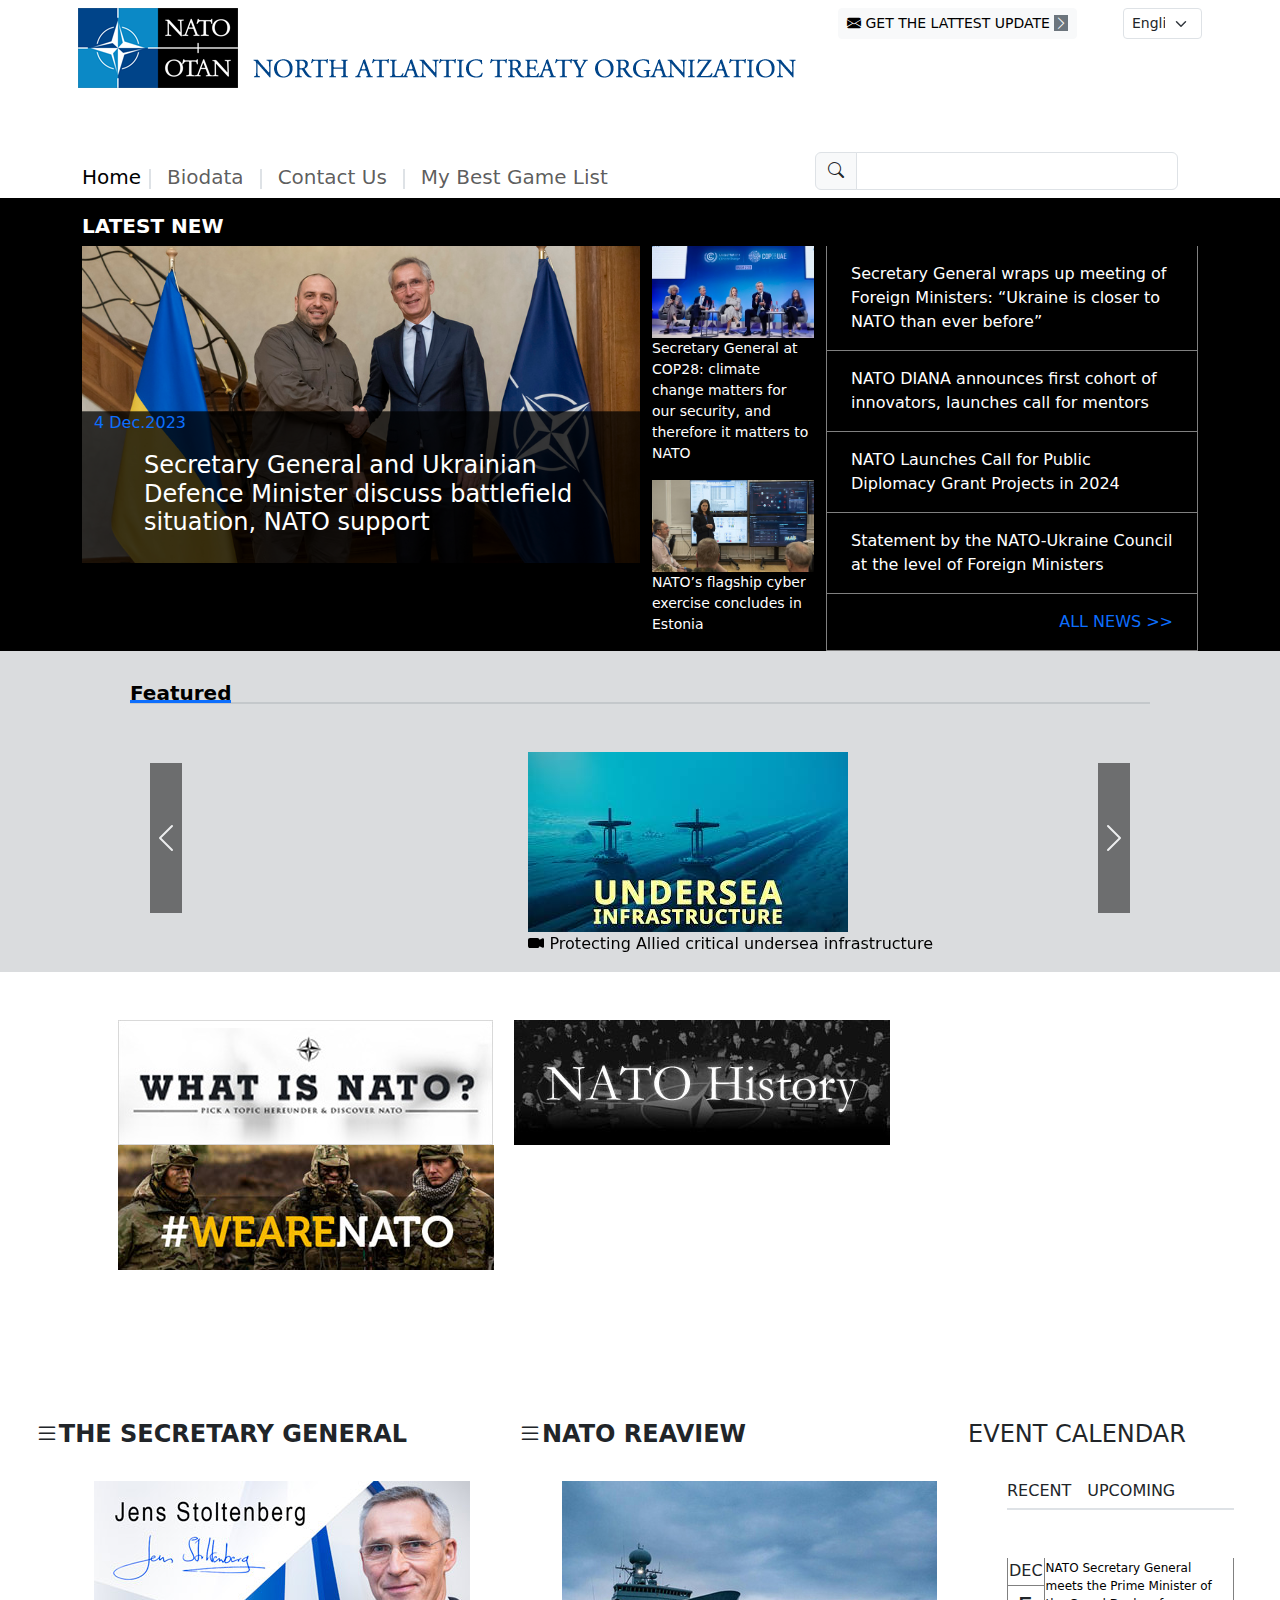
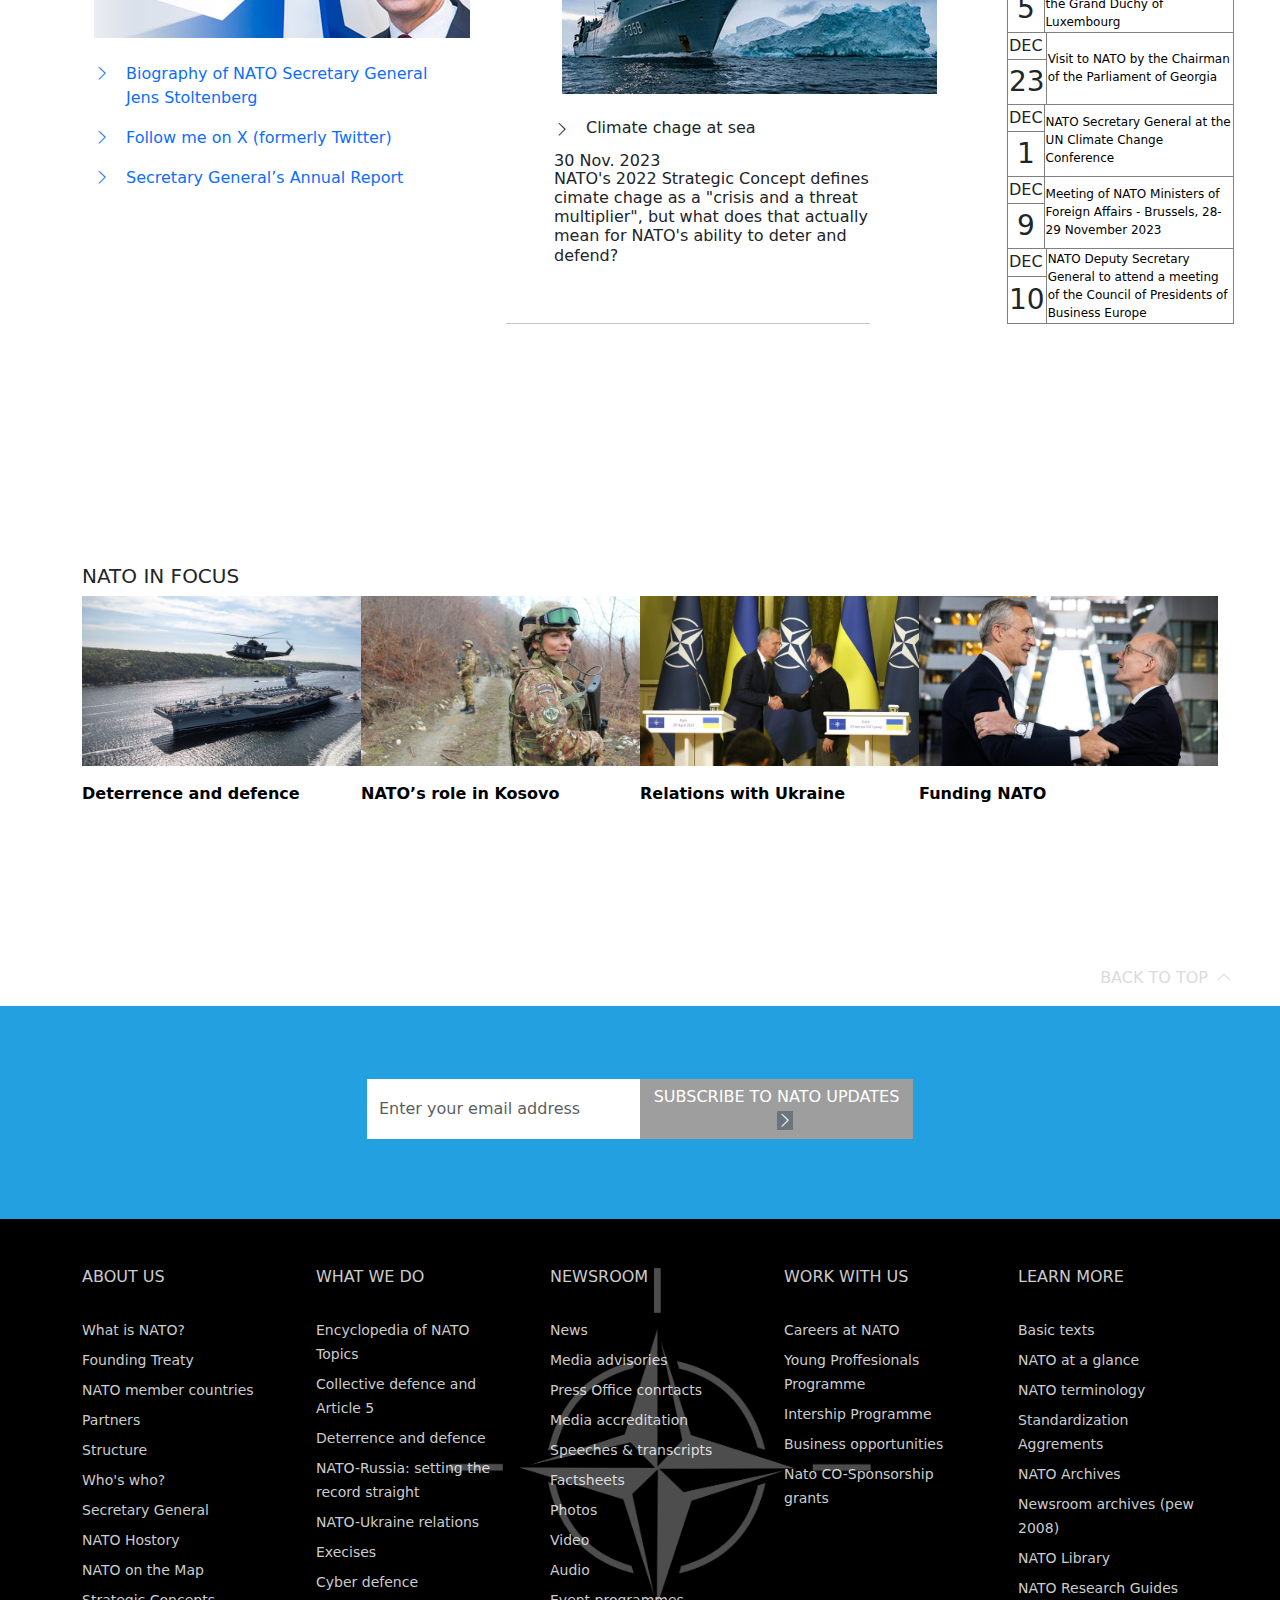
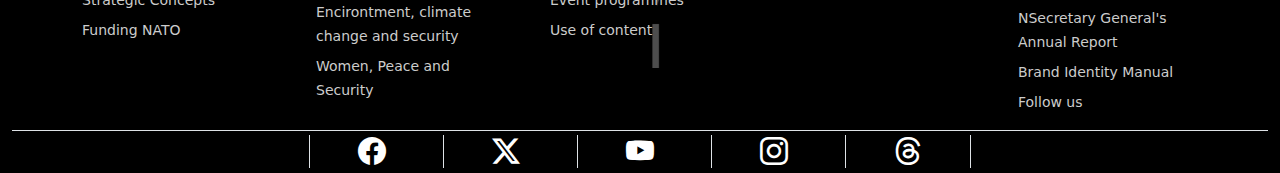
<file: bootstrap/index.html>
<!DOCTYPE html>
<html lang="en">
    <head>
        <meta charset="UTF-8">
        <meta name="viewport" content="width=device-width, initial-scale=1.0">   

        <!-- Latest compiled and minified CSS -->
        <link href="https://cdn.jsdelivr.net/npm/bootstrap@5.3.2/dist/css/bootstrap.min.css" rel="stylesheet">

        <!-- Latest compiled JavaScript -->
        <script src="https://cdn.jsdelivr.net/npm/bootstrap@5.3.2/dist/js/bootstrap.bundle.min.js"></script>
        <link rel="stylesheet" href="https://cdn.jsdelivr.net/npm/bootstrap-icons@1.11.2/font/bootstrap-icons.min.css">

        <title>NATO - Homepage</title>
        <link href="images/logo.png" rel="shortcut icon">

        <script src="script.js"></script>
<link rel="stylesheet" href="style.css">


    </head>
    <body>
        <!--NAVBAR 1-->
        <div class="container">
            <div class="row d-flex flex-row">
                <div class="p-2 col-sm-8">
                    <a href="index.html">
                      <img style="max-width: 100%;" src="images/head.png">
                    </a>
                </div>
                <div class="p-2 col-sm-3">
                    <a href="https://www.nato.int/cps/en/natohq/e-mail_distribution.htm"><button type=" button" class="btn btn-sm btn-light bi bi-envelope-fill" > GET THE LATTEST UPDATE <i class="bg-secondary bi bi-chevron-right" style="color: white; "></i></button></a>
                </div>
                <div class="p-2 col-sm-1">
                    <select class=" form-select form-select-sm" id="sel1" name="sellist1">
                        <option>English</option>
                        <option>Français</option>
                        <option>Pyccкий</option>
                        <option>YkpaïHcbka</option>
                      </select>
                </div>
              </div>
            </div>    
        </div>

        <!--NABAR TOGGLER-->
        <div class="container" >
        <nav class="navbar navbar-expand-lg " style="margin-left: -20px;">
            <div class="container-fluid ">
              <button class="navbar-toggler" type="button" data-bs-toggle="collapse" data-bs-target="#navbarSupportedContent" aria-controls="navbarSupportedContent" aria-expanded="false" aria-label="Toggle navigation">
                <span class="navbar-toggler-icon"></span>
              </button>
              <div class=" mt-5 collapse navbar-collapse " id="navbarSupportedContent">
                <ul class="navbar-nav me-auto mb-2 mb-lg-0">
                  <li class="nav-item">
                    <a class="nav-link active fs-5 border-end border-2" style="height: 1em; line-height: 0; margin-top: 15px;" aria-current="page" href="index.html">Home</a>
                  </li>
                  <li class="nav-item">
                    <a class="nav-link fs-5 px-3 border-end border-2"  style="height: 1em; line-height: 0; margin-top: 15px;" href="biodata.html">Biodata</a>
                  </li>
                  <li class="nav-item dropdown">
                    <a class="nav-link fs-5 px-3 border-end border-2"  style="height: 1em; line-height: 0; margin-top: 15px;" href="contact.html">Contact Us</a>
                  </li>
                  <li class="nav-item">
                    <a class="nav-link fs-5 px-3 " href="gamelist.html"  style="height: 1em; line-height: 0; margin-top: 15px;">My Best Game List</a>
                  </li>
                </ul>
                <div class="col-md-4">
                    <form class="d-flex input-group" role="search">
                        <span class="input-group-text"><i class="bi bi-search"></i></span>
                        <input class="form-control me-2 " type="search" placeholder="" aria-label="Search">                 
                    </form>
                </div>
              </div>
            </div>
          </nav>  
        </div>
        
        <!--MAIN CONTENT-->
        <div class="container-fluid bg-black">
            <div class="container text-white pt-3">
                <h5><strong>LATEST NEW</strong></h5>
                    <div class="d-flex">
                        <div class="col-sm-6">
                            <div class="image-container">
                                <a href="https://www.nato.int/cps/en/natohq/news_221015.htm"><img src="images/main.jpg" style="max-width: 100%;"></a>

                                    <div class="container-fluid text-overlay bg-black bg-opacity-75">
                                        <p class="text-primary">4 Dec.2023</p>
                                        <a href="https://www.nato.int/cps/en/natohq/news_221015.htm" style="color: white;"><h4 class="utama">Secretary General and Ukrainian Defence Minister discuss battlefield situation, NATO support</h4></a> 
                                        <p class="hidden">NATO Secretary General Jens Stoltenberg underlined the Alliance’s unwavering support to Ukraine during a meeting with Ukrainian Defence Minister Rustem Umerov in Brussels on Monday (4 December 2023).</p>
                                    </div>

                            </div>    
                        </div>
                        <div class="col-sm-2 container" >

                            <figure class="figure">
                                <a href="https://www.nato.int/cps/en/natohq/news_220668.htm"><img src="images/submain1.jpg" style="max-width: 100%;"></a>
                                <a href="https://www.nato.int/cps/en/natohq/news_220668.htm"><figcaption class="figure-caption text-white">Secretary General at COP28: climate change matters for our security, and therefore it matters to NATO</figcaption></a>
                            </figure>

                            <figure class="figure">
                                <a href="https://www.nato.int/cps/en/natohq/news_220993.htm"> <img src="images/submain2.jpg" style="max-width: 100%;"></a>
                                <a href="https://www.nato.int/cps/en/natohq/news_220993.htm"><figcaption class="figure-caption text-white">NATO’s flagship cyber exercise concludes in Estonia</figcaption></a>
                            </figure>                            
                        </div>
                        <div class="col-sm-4">
                            <table>
                               <tr>
                                <td class="p-3 px-4  text-white"><a href="https://www.nato.int/cps/en/natohq/news_220659.htm" style="color: white;">Secretary General wraps up meeting of Foreign Ministers: “Ukraine is closer to NATO than ever before”</a></td>
                                </tr></a>
                                <tr>
                                    <td  class="p-3 px-4  text-white"><a href="https://www.nato.int/cps/en/natohq/news_220659.htm" style="color: white;">NATO DIANA announces first cohort of innovators, launches call for mentors</a></td>
                                </tr>
                                <tr>
                                    <td  class="p-3 px-4  text-white"><a href="https://www.nato.int/cps/en/natohq/news_220659.htm" style="color: white;">NATO Launches Call for Public Diplomacy Grant Projects in 2024</a></td>
                                </tr>
                                <tr>
                                    <td  class="p-3 px-4  text-white"><a href="https://www.nato.int/cps/en/natohq/news_220659.htm" style="color: white;">Statement by the NATO-Ukraine Council at the level of Foreign Ministers</a></td>
                                </tr>

                                <div>
                                <tr>
                                    <td  class="allnew p-3 px-4 text-white text-primary"><a href="https://www.nato.int/cps/en/natohq/news_220659.htm">ALL NEWS >></a></td>
                                </tr>
                                
                            </table>
                        </div> 
                    </div>
                </div>
            </div>
        </div>
        
        <!-- FEATURED-->
        <div class="container-fluid bg-secondary bg-opacity-25">
          <div class="container img-fluid ">
            
              
              <nav class="navbar navbar-expand-lg navbar-light  border-bottom border-2 border-secondary-subtle mx-5" style="height: 3.3em;">
                  <a class="navbar-brand mt-4 border-bottom border-primary border-3" style="height: 1.5em;" href="#"><strong>Featured</strong></a>
                </nav>

              <div id="myCarousel" class="carousel slide" data-ride="carousel">
                  <div class="carousel-inner text-black">
                    <div class="carousel-item active mt-5" style="margin-left: 40%; margin-right: 40%;">
                      <a href="Protecting Allied critical undersea infrastructure">
                      <figure>
                      <img src="images/Carousel/Carousel1.jpg" class="d-block " alt="Image 1">
                      <figcaption class="text-black"><i class="bi bi-camera-video-fill" style="color: black;"></i> Protecting Allied critical undersea infrastructure</figcaption>
                      </figure></a>
                    </div>
                    <div class="carousel-item mt-5" style="margin-left: 40%; margin-right: 40%;">
                      <a href="https://www.nato.int/cps/en/natohq/news_220955.htm">
                      <figure>
                      <img src="images/Carousel/Carousel2.jpg" class="d-block " alt="Image 2">
                      <figcaption class="text-black">Ice Ice Navy – Patrolling Greenland on Denmark’s HDMS Triton</figcaption>
                      </figure></a>
                    </div>
                    <a href="https://www.nato.int/cps/en/natohq/photos_220706.htm">
                    <div class="carousel-item mt-5" style="margin-left: 40%; margin-right: 40%;">
                      <figure>
                      <img src="images/Carousel/Carousel3.jpg" class="d-block " alt="Image 3">
                      <figcaption class="text-black"><i class="bi bi-camera-fill" style="color: black;"></i> NATO multinational battlegroup Hungary on the move</figcaption>
                      </figure></a>
                    </div>
                    <div class="carousel-item mt-5" style="margin-left: 40%; margin-right: 40%;">
                      <a href="https://www.nato.int/cps/en/natohq/news_220573.htm">
                      <figure>
                      <img src="images/Carousel/Carousel4.jpg" class="d-block " alt="Image 3">
                      <figcaption class="text-black">With an ace up its sleeve – the US Army designs a deck<br> of cards to help tell friends from foes</figcaption>
                      </figure></a>
                    </div>
                    <div class="carousel-item mt-5" style="margin-left: 40%; margin-right: 40%;">
                      <a href="https://www.nato.int/cps/en/natohq/photos_221046.htm">
                      <figure>
                      <img src="images/Carousel/Carousel7.jpg" class="d-block " alt="Image 3">
                      <figcaption class="text-black"><i class="bi bi-camera-fill" style="color: black;"></i> NATO’s multinational battlegroup in Lithuania gets <br>dirty for Czech obstacle course</figcaption>
                      </figure></a>
                    </div>
                    <div class="carousel-item mt-5" style="margin-left: 40%; margin-right: 40%;">
                      <a href="https://www.nato.int/cps/en/natohq/events_220250.htm">
                      <figure>
                      <img src="images/Carousel/Carousel12.jpg" class="d-block " alt="Image 3">
                      <figcaption class="text-black">Meeting of NATO Ministers of Foreign Affairs</figcaption>
                      </figure></a>
                    </div>
                  </div>
                  
                  <!-- Navigation buttons -->
                  <a class="carousel-control-prev" href="#myCarousel" role="button" data-slide="prev">
                    <span class="carousel-control-prev-icon bg-black" aria-hidden="true" style="height: 150px;"></span>
                    <span class="sr-only text-bg-dark"></span>
                  </a>
                  <a class="carousel-control-next" href="#myCarousel" role="button" data-slide="next">
                    <span class="carousel-control-next-icon bg-black" aria-hidden="true" style="height: 150px;"></span>
                    <span class="sr-only"></span>
                  </a>
                </div>
                
                <script src="https://code.jquery.com/jquery-3.5.1.slim.min.js"></script>
                <script src="https://cdn.jsdelivr.net/npm/@popperjs/core@2.11.6/dist/umd/popper.min.js"></script>
                <script src="https://maxcdn.bootstrapcdn.com/bootstrap/4.5.2/js/bootstrap.min.js"></script>
          </div>
      </div> 


  <div class="container mx-auto">
    <div class="container mt-5 img-fluid ms-4" id="about">
      <a href="https://www.nato.int/nato-welcome/index.html">
        <img src="images/aboutnato/nato1.jpg" alt="about nato1" class="pe-3">
      </a>
      <a href="https://www.nato.int/cps/en/natohq/declassified.htm">
        <img src="images/aboutnato/nato2.jpg" alt="about nato1" class="pe-3">
      </a>
      <a href="https://www.nato.int/cps/en/natohq/220136.htm">
        <img src="images/aboutnato/nato3.jpg" alt="about nato1" class="pe-3">
      </a>
    </div>

    <div class="container" id="nato">
      <div class="d-flex">
        <div class="col-sm-4">
          <h4><strong><i class="bi bi-list" style="margin-left: -160px;"></i>THE SECRETARY GENERAL</strong></h4><br>
          <img src="images/secetarygeneral.jpg" alt="secetarygeneral photo"><br><br>
        <a href="https://www.nato.int/cps/en/natohq/who_is_who_49999.htm" id="sekretaris">
          <div class="d-flex">            
            <i class="bi bi-chevron-right"></i><p class="ms-3">Biography of NATO Secretary General Jens Stoltenberg</p>          
          </div>
        </a>
        <a href="https://twitter.com/jensstoltenberg" id="sekretaris">
          <div class="d-flex">
            <i class="bi bi-chevron-right"></i><p class="ms-3">Follow me on X (formerly Twitter)</p>
          </div>
        </a>
        <a href="https://www.nato.int/cps/en/natohq/topics_212668.htm" id="sekretaris">
          <div class="d-flex">
            <i class="bi bi-chevron-right"></i><p class="ms-3">Secretary General’s Annual Report</p>
          </div>
        </a>
        </div>
        <div class="col-sm-4 ms-5 ps-5 border-bottom border-1 border-secondary-subtle pb-5">         
          <h4><strong><i class="bi bi-list" style="margin-left: -210px;"></i>NATO REAVIEW</strong></h4><br>
          <a href="https://www.nato.int/docu/review/index.html">
          <img src="images/natoreaview.jpg" alt="natoshipp" class="ms-2"><br><br></a>
          <div class="d-flex">
            <strong><i class="bi bi-chevron-right"></i></strong><h6 class="ms-3">Climate chage at sea</h6>          
          </div>  
          <div style="margin-top: -20px;">
            <br><p class="fs-6">30 Nov. 2023</p>
            <h6 style="margin-top: -20px;">NATO's 2022 Strategic Concept defines cimate chage as a "crisis and a threat multiplier", but what does that actually mean for NATO's ability to deter and defend?</h6>
          </div> 
        </div>


        <div class="col-sm-4">
            <h4>EVENT CALENDAR</h4><br>
            <div class="d-flex border-bottom border-2" style="margin-left: 137px;">
              <h6 id="recent">RECENT</h6>
              <h6 class="ms-3" id="upcoming">UPCOMING</h6>
            </div>
            <div class="mt-5">
              <table id="meja">
                <tr >
                  <td class="bg-white">DEC</td>
                  <td rowspan="3" class="bg-white" id="td1"><a href="https://www.nato.int/cps/en/natohq/news_221020.htm" class="tanggal">NATO Secretary General meets the Prime Minister of the Grand Duchy of Luxembourg</a></td>
                </tr>
                <tr>
                  <td rowspan="2" class="bg-white text-center fs-3">5</td>
                </tr>
              </table>
            </div>
            <div>
              <table id="meja">
                <tr >
                  <td class="bg-white">DEC</td>
                  <td rowspan="3" class="bg-white" id="td1"><a href="https://www.nato.int/cps/en/natohq/news_221014.htm" class="tanggal">Visit to NATO by the Chairman of the Parliament of Georgia</a></td>
                </tr>
                <tr>
                  <td rowspan="2" class="bg-white text-center fs-3">23</td>
                </tr>
              </table>
            </div>
            <div>
              <table id="meja">
                <tr >
                  <td class="bg-white">DEC</td>
                  <td rowspan="3" class="bg-white" id="td1"><a href="https://www.nato.int/cps/en/natohq/news_220983.htm" class="tanggal">NATO Secretary General at the UN Climate Change Conference</a></td>
                </tr>
                <tr>
                  <td rowspan="2" class="bg-white text-center fs-3">1</td>
                </tr>
              </table>
            </div>
            <div>
              <table id="meja">
                <tr >
                  <td class="bg-white">DEC</td>
                  <td rowspan="3" class="bg-white" id="td1"><a href="https://www.nato.int/cps/en/natohq/news_219554.htm" class="tanggal">Meeting of NATO Ministers of Foreign Affairs - Brussels, 28-29 November 2023</a></td>
                </tr>
                <tr>
                  <td rowspan="2" class="bg-white text-center fs-3">9</td>
                </tr>
              </table>
            </div>
            <div>
              <table id="meja">
                <tr >
                  <td class="bg-white">DEC</td>
                  <td rowspan="3" class="bg-white" id="td1"><a href="https://www.nato.int/cps/en/natohq/news_220547.htm" class="tanggal">NATO Deputy Secretary General to attend a meeting of the Council of Presidents of Business Europe</a></td>
                </tr>
                <tr>
                  <td rowspan="2" class="bg-white text-center fs-3">10</td>
                </tr>
              </table>
            </div>
        </div>
      </div>
    </div>
  </div>

  <br><br><br><br><br><br><br><br><br><br>
<!-- NATO FOCUS -->
<div class="container" style="position: relative;">
  <h5>NATO IN FOCUS</h5>
  <div class="d-flex">
  <div class="col-sm-3">
    <div>
      <img src="images/nato in focus/focus1.jpg" id="focus">     
      <div class="fw-bold mt-3">   
        <p><a href="https://www.nato.int/cps/en/natohq/topics_133127.htm"id="fokus"> Deterrence and defence</a></p>     
      </div>
    </div>
  </div>
  <div class="col-sm-3">
    <div>
      <img src="images/nato in focus/focus3.jpg" id="focus">     
      <div class="fw-bold mt-3">   
        <p><a href="https://www.nato.int/cps/en/natohq/topics_67655.htm"id="fokus"> NATO’s role in Kosovo</a></p>     
      </div>
    </div>
  </div>
  <div class="col-sm-3">
    <div>
      <img src="images/nato in focus/focus2.jpg" id="focus">     
      <div class="fw-bold mt-3">   
        <p><a href="https://www.nato.int/cps/en/natohq/topics_37750.htm"id="fokus"> Relations with Ukraine</a></p>     
      </div>
    </div>
  </div>
  <div class="col-sm-3">
    <div>
      <img src="images/nato in focus/focus4.jpg" id="focus">     
      <div class="fw-bold mt-3">   
        <p><a href="https://www.nato.int/cps/en/natohq/topics_48818.htm" id="fokus"> Funding NATO</a></p>     
      </div>
    </div>
  </div>
</div>
</div>
<br><br><br><br><br><br>
<p onclick="topFunction()" id="backToTopBtn" title="Go to top" class="top me-5">BACK TO TOP<strong><i class="ps-2 bi bi-chevron-up"></i></strong></p>

<div class="container-fluid" id="email" style="padding-bottom: 80px; padding-top: 25px;">
  <div class="container">
    <div class="row">
      <div class="col-md-6 offset-md-3 mt-5">
        <form class="form-inline d-flex border-2">
          <input class="form-control mr-sm-2 rounded-0 border-0" type="search" placeholder="Enter your email address" aria-label="Search">
           <button class="btn btn-outline-success my-2 my-sm-0 text-white col-6 rounded-0 border-0" type="submit" id="subrek"><a href="https://www.nato.int/cps/en/natohq/index.htm" class="text-white">SUBSCRIBE TO NATO UPDATES<i class="bi bi-chevron-right ms-3 bg-secondary"></i></a></button>
        </form>
      </div>
    </div>
  </div>
</div>
</body>

<footer>
<div class="container-fluid bg-black">
  <div class="container d-flex pt-5 " style="color: #ccccccff;">
 
  <div class="col-sm-2">
    <h6>ABOUT US</h6><br>
      <div>
        <p><a href="https://www.nato.int/nato-welcome/index.html"  id="kaki">What is NATO?</a></p>
        <p style="margin-top: -10px;"><a href="https://www.nato.int/nato-welcome/index.html"  id="kaki">Founding Treaty</a></p>
        <p style="margin-top: -10px;"><a href="https://www.nato.int/nato-welcome/index.html"  id="kaki">NATO member countries</a></p>
        <p style="margin-top: -10px;"><a href="https://www.nato.int/nato-welcome/index.html"  id="kaki">Partners</a></p>
        <p style="margin-top: -10px;"><a href="https://www.nato.int/nato-welcome/index.html"  id="kaki">Structure</a></p>
        <p style="margin-top: -10px;"><a href="https://www.nato.int/nato-welcome/index.html"  id="kaki"> Who's who?</a></p>
        <p style="margin-top: -10px;"><a href="https://www.nato.int/nato-welcome/index.html"  id="kaki">Secretary General</a></p>
        <p style="margin-top: -10px;"><a href="https://www.nato.int/nato-welcome/index.html"  id="kaki">NATO Hostory</a></p>
        <p style="margin-top: -10px;"><a href="https://www.nato.int/nato-welcome/index.html"  id="kaki">NATO on the Map</a></p>
        <p style="margin-top: -10px;"><a href="https://www.nato.int/nato-welcome/index.html"  id="kaki">Strategic Concepts</a></p>
        <p style="margin-top: -10px;"><a href="https://www.nato.int/nato-welcome/index.html"  id="kaki">Funding NATO</a></p>
      </div>
  </div>
  <div class="col-sm-2 ms-5">
    <h6>WHAT WE DO</h6><br>
      <div>
        <p><a href="https://www.nato.int/nato-welcome/index.html"  id="kaki">Encyclopedia of NATO Topics</a></p>
        <p style="margin-top: -10px;"><a href="https://www.nato.int/nato-welcome/index.html"  id="kaki">Collective defence and Article 5</a></p>
        <p style="margin-top: -10px;"><a href="https://www.nato.int/nato-welcome/index.html"  id="kaki">Deterrence and defence</a></p>
        <p style="margin-top: -10px;"><a href="https://www.nato.int/nato-welcome/index.html"  id="kaki">NATO-Russia: setting the record straight</a></p>
        <p style="margin-top: -10px;"><a href="https://www.nato.int/nato-welcome/index.html"  id="kaki">NATO-Ukraine relations</a></p>
        <p style="margin-top: -10px;"><a href="https://www.nato.int/nato-welcome/index.html"  id="kaki">Execises</a></p>
        <p style="margin-top: -10px;"><a href="https://www.nato.int/nato-welcome/index.html"  id="kaki">Cyber defence</a></p>
        <p style="margin-top: -10px;"><a href="https://www.nato.int/nato-welcome/index.html"  id="kaki">Encirontment, climate change and security</a></p>
        <p style="margin-top: -10px;"><a href="https://www.nato.int/nato-welcome/index.html"  id="kaki">Women, Peace and Security</a></p>
      </div>
  </div>
  <div class="col-sm-2 ms-5">
    <h6>NEWSROOM</h6><br>
      <div>
        <p><a href="https://www.nato.int/nato-welcome/index.html"  id="kaki">News</a></p>
        <p style="margin-top: -10px;"><a href="https://www.nato.int/nato-welcome/index.html"  id="kaki">Media advisories</a></p>
        <p style="margin-top: -10px;"><a href="https://www.nato.int/nato-welcome/index.html"  id="kaki">Press Office conrtacts</a></p>
        <p style="margin-top: -10px;"><a href="https://www.nato.int/nato-welcome/index.html"  id="kaki">Media accreditation</a></p>
        <p style="margin-top: -10px;"><a href="https://www.nato.int/nato-welcome/index.html"  id="kaki">Speeches & transcripts</a></p>
        <p style="margin-top: -10px;"><a href="https://www.nato.int/nato-welcome/index.html"  id="kaki">Factsheets</a></p>
        <p style="margin-top: -10px;"><a href="https://www.nato.int/nato-welcome/index.html"  id="kaki">Photos</a></p>
        <p style="margin-top: -10px;"><a href="https://www.nato.int/nato-welcome/index.html"  id="kaki">Video</a></p>
        <p style="margin-top: -10px;"><a href="https://www.nato.int/nato-welcome/index.html"  id="kaki">Audio</a></p>
        <p style="margin-top: -10px;"><a href="https://www.nato.int/nato-welcome/index.html"  id="kaki">Event programmes</a></p>
        <p style="margin-top: -10px;"><a href="https://www.nato.int/nato-welcome/index.html"  id="kaki">Use of content</a></p>
      </div>
  </div>
  <div class="col-sm-2 ms-5">
    <h6>WORK WITH US</h6><br>
      <div>
        <p><a href="https://www.nato.int/nato-welcome/index.html"  id="kaki">Careers at NATO</a></p>
        <p style="margin-top: -10px;"><a href="https://www.nato.int/nato-welcome/index.html"  id="kaki">Young Proffesionals Programme</a></p>
        <p style="margin-top: -10px;"><a href="https://www.nato.int/nato-welcome/index.html"  id="kaki">Intership Programme</a></p>
        <p style="margin-top: -10px;"><a href="https://www.nato.int/nato-welcome/index.html"  id="kaki">Business opportunities</a></p>
        <p style="margin-top: -10px;"><a href="https://www.nato.int/nato-welcome/index.html"  id="kaki">Nato CO-Sponsorship grants</a></p>
      </div>
  </div>
  <div class="col-sm-2 ms-5">
    <h6>LEARN MORE</h6><br>
      <div>
        <p><a href="https://www.nato.int/nato-welcome/index.html"  id="kaki">Basic texts</a></p>
        <p style="margin-top: -10px;"><a href="https://www.nato.int/nato-welcome/index.html"  id="kaki">NATO at a glance</a></p>
        <p style="margin-top: -10px;"><a href="https://www.nato.int/nato-welcome/index.html"  id="kaki">NATO terminology</a></p>
        <p style="margin-top: -10px;"><a href="https://www.nato.int/nato-welcome/index.html"  id="kaki">Standardization Aggrements</a></p>
        <p style="margin-top: -10px;"><a href="https://www.nato.int/nato-welcome/index.html"  id="kaki">NATO Archives</a></p>
        <p style="margin-top: -10px;"><a href="https://www.nato.int/nato-welcome/index.html"  id="kaki">Newsroom archives (pew 2008)</a></p>
        <p style="margin-top: -10px;"><a href="https://www.nato.int/nato-welcome/index.html"  id="kaki">NATO Library</a></p>
        <p style="margin-top: -10px;"><a href="https://www.nato.int/nato-welcome/index.html"  id="kaki">NATO Research Guides</a></p>
        <p style="margin-top: -10px;"><a href="https://www.nato.int/nato-welcome/index.html"  id="kaki">NSecretary General's Annual Report</a></p>
        <p style="margin-top: -10px;"><a href="https://www.nato.int/nato-welcome/index.html"  id="kaki">Brand Identity Manual</a></p>
        <p style="margin-top: -10px;"><a href="https://www.nato.int/nato-welcome/index.html"  id="kaki">Follow us</a></p>
      </div>
    </div>

   
</div> 
<div class="icon text-center fs-3 text-white  border-top border-1">
  <a href="https://www.facebook.com/natha.naellubis.3?mibextid=ZbWKwL"><i class="bi bi-facebook border-start border-1 ps-5 "  id="end"></i></a>
  <a href="https://twitter.com/godstaff13?t=-ZNm5aYibUY1KzVL-e3Q3Q&s=09"><i class="bi bi-twitter-x ms-5 border-start border-1 ps-5" id="end"></i></a>
  <a href="https://youtube.com/@nathanaell2935?si=uDNT8NlomcEG_QgZ"><i class="bi bi-youtube ms-5 border-start border-1 ps-5" id="end"></i></a> 
  <a href="https://instagram.com/nael.lub?igshid=MmVlMjlkMTBhMg=="><i class="bi bi-instagram ms-5 border-start border-1 ps-5" id="end"></i></a> 
  <a href="https://www.threads.net/@nael.lub"><i class="bi bi-threads ms-5 border-start border-1 ps-5 border-end border-1 pe-5" id="end"></i></a>
</div>

</div>
<img src="images/bg.png" id="bg"> 

</footer>
</html>
</file>
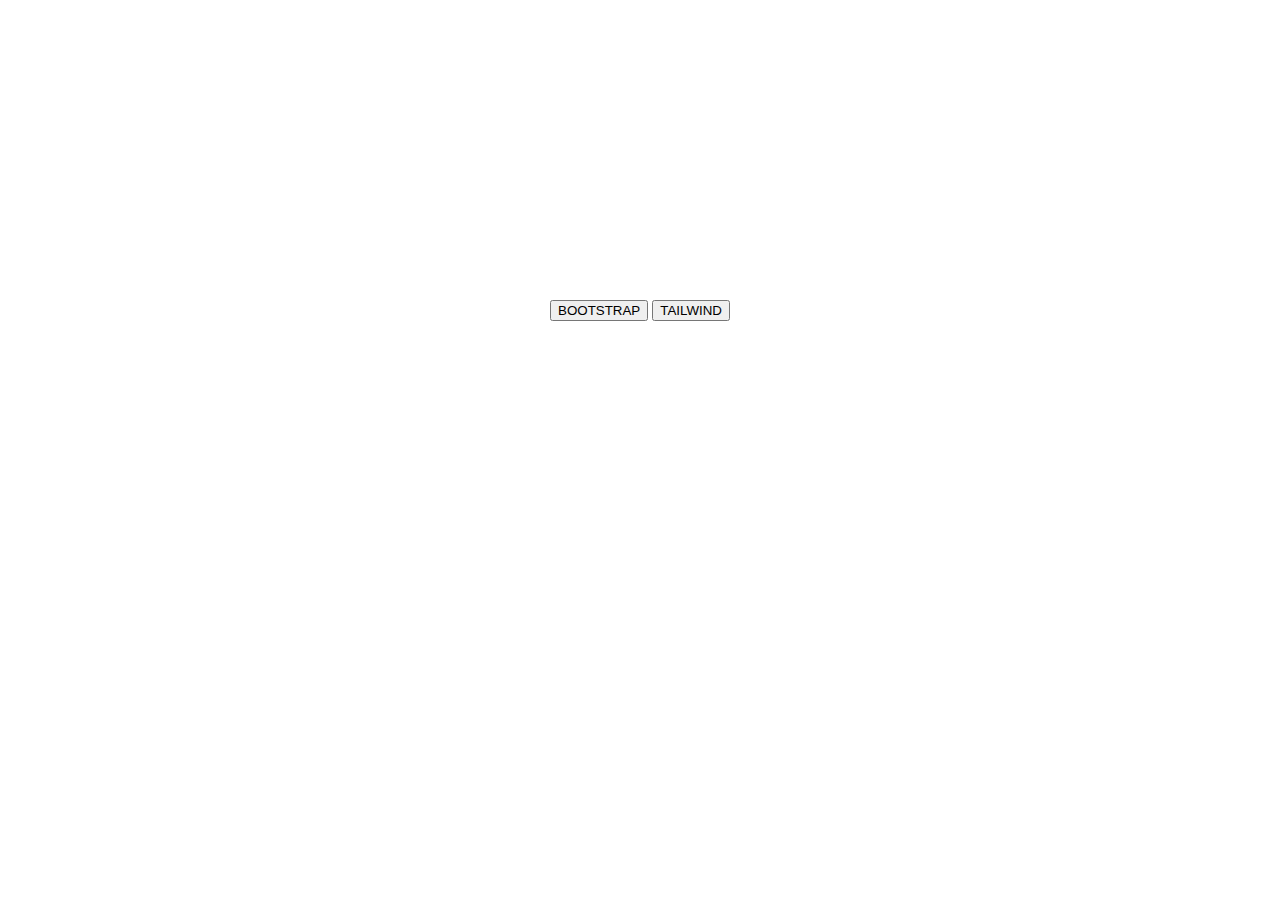
<file: select.html>
<!DOCTYPE html>
<html>
    <head>
        <title>SELECT</title>
    </head>
    <body style="text-align: center; margin-top: 300px;">
        <a href="bootstrap/index.html" target="_blank"><button type="button" class="btn btn-primary">BOOTSTRAP</button></a>
        <a href="tailwind/index.html" target="_blank"><button type="button" class="btn btn-primary">TAILWIND</button></a>
    </body>
    <footer>

    </footer>
</html>
</file>
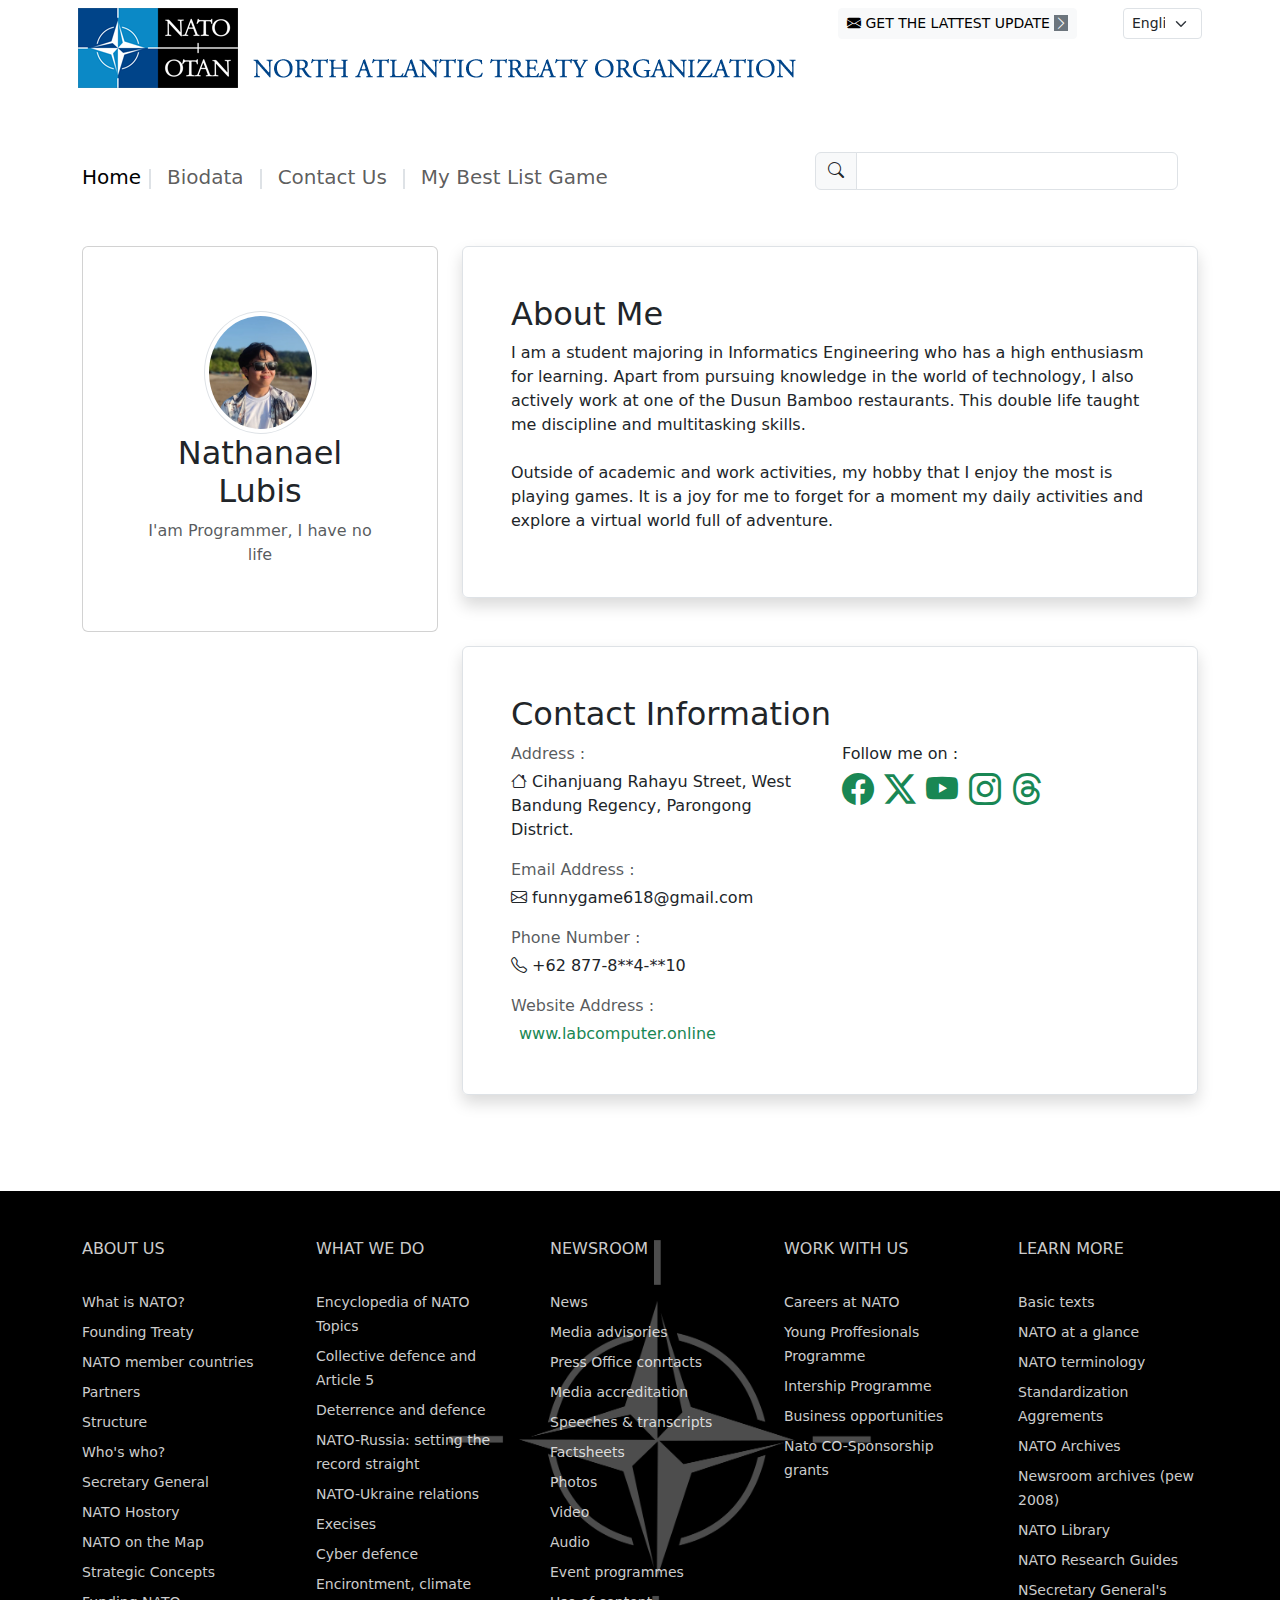
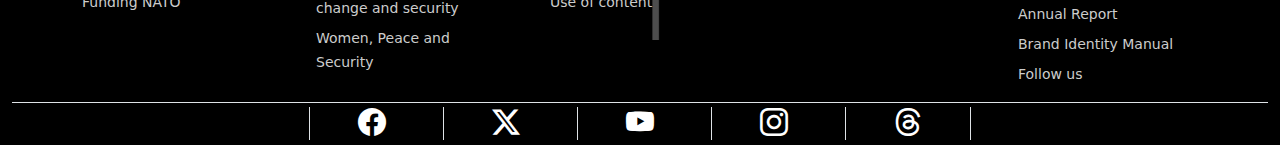
<file: bootstrap/biodata.html>
<!DOCTYPE html>
<html lang="en">
    <head>
        <meta charset="UTF-8">
        <meta name="viewport" content="width=device-width, initial-scale=1.0">   

        <!-- Latest compiled and minified CSS -->
        <link href="https://cdn.jsdelivr.net/npm/bootstrap@5.3.2/dist/css/bootstrap.min.css" rel="stylesheet">

        <!-- Latest compiled JavaScript -->
        <script src="https://cdn.jsdelivr.net/npm/bootstrap@5.3.2/dist/js/bootstrap.bundle.min.js"></script>
        <link rel="stylesheet" href="https://cdn.jsdelivr.net/npm/bootstrap-icons@1.11.2/font/bootstrap-icons.min.css">
        <link rel="stylesheet" href="style.css">
    </head>
    <body>
         <!--NAVBAR 1-->
         <div class="container">
            <div class="row d-flex flex-row">
                <div class="p-2 col-sm-8">
                    <a href="index.html">
                      <img style="max-width: 100%;" src="images/head.png">
                    </a>
                </div>
                <div class="p-2 col-sm-3">
                    <a href="https://www.nato.int/cps/en/natohq/e-mail_distribution.htm"><button type=" button" class="btn btn-sm btn-light bi bi-envelope-fill" > GET THE LATTEST UPDATE <i class="bg-secondary bi bi-chevron-right" style="color: white; "></i></button></a>
                </div>
                <div class="p-2 col-sm-1">
                    <select class=" form-select form-select-sm" id="sel1" name="sellist1">
                        <option>English</option>
                        <option>Français</option>
                        <option>Pyccкий</option>
                        <option>YkpaïHcbka</option>
                      </select>
                </div>
              </div>
            </div>    
        </div>

        <!--NABAR TOGGLER-->
        <div class="container" >
        <nav class="navbar navbar-expand-lg " style="margin-left: -20px;">
            <div class="container-fluid ">
              <button class="navbar-toggler" type="button" data-bs-toggle="collapse" data-bs-target="#navbarSupportedContent" aria-controls="navbarSupportedContent" aria-expanded="false" aria-label="Toggle navigation">
                <span class="navbar-toggler-icon"></span>
              </button>
              <div class=" mt-5 collapse navbar-collapse " id="navbarSupportedContent">
                <ul class="navbar-nav me-auto mb-2 mb-lg-0">
                  <li class="nav-item">
                    <a class="nav-link active fs-5 border-end border-2" style="height: 1em; line-height: 0; margin-top: 15px;" aria-current="page" href="index.html">Home</a>
                  </li>
                  <li class="nav-item">
                    <a class="nav-link fs-5 px-3 border-end border-2"  style="height: 1em; line-height: 0; margin-top: 15px;" href="biodata.html">Biodata</a>
                  </li>
                  <li class="nav-item dropdown">
                    <a class="nav-link fs-5 px-3 border-end border-2"  style="height: 1em; line-height: 0; margin-top: 15px;" href="contact.html">Contact Us</a>
                  </li>
                  <li class="nav-item">
                    <a class="nav-link fs-5 px-3 " href="gamelist.html"  style="height: 1em; line-height: 0; margin-top: 15px;">My Best List Game</a>
                  </li>
                </ul>
                <div class="col-md-4">
                    <form class="d-flex input-group" role="search">
                        <span class="input-group-text"><i class="bi bi-search"></i></span>
                        <input class="form-control me-2 " type="search" placeholder="" aria-label="Search">                 
                    </form>
                </div>
              </div>
            </div>
          </nav>  
        </div>

<!-- MAINCONTENT -->
<div class="container py-5">
            
  <!-- .row start -->
  <div class="row">

      <!-- .col start -->
      <div class="col-lg-4">

          <div class="card text-center p-5">

              <div class="card-body">

                  <img src="images/biodata/me.jpeg" alt="Profil Picture" class="img img-thumbnail rounded-circle w-50">

                  <h2>Nathanael Lubis</h2>

                  <p class="card-text text-muted">
                      I'am Programmer, I have no life
                  </p>
              </div>

          </div>

      </div>
      <!-- .col end -->

      <!-- .col start -->
      <div class="col-lg-8">
          
          <div class="shadow border rounded p-5 mb-5">
              <h2>About Me</h2>

              <p>I am a student majoring in Informatics Engineering who has a high enthusiasm for learning. Apart from pursuing knowledge in the world of technology, I also actively work at one of the Dusun Bamboo restaurants. This double life taught me discipline and multitasking skills.
<br><br>
                Outside of academic and work activities, my hobby that I enjoy the most is playing games. It is a joy for me to forget for a moment my daily activities and explore a virtual world full of adventure.</p>

          </div>

          <div class="shadow border rounded p-5 mb-5">
              <h2>Contact Information</h2>

              <!-- .row start -->
              <div class="row">

                  <!-- .col start -->
                  <div class="col-lg-6">

                      <p class="card-text">
                          <span class="text-muted mb-1 d-block">Address :</span>
                          
                          <i class="bi bi-house"></i>

                          Cihanjuang Rahayu Street, West Bandung Regency, Parongong District.
                      </p> <!-- alamat end -->

                      <p class="card-text">
                          <span class="text-muted mb-1 d-block">Email Address :</span>

                          <i class="bi bi-envelope"></i> funnygame618@gmail.com

                      </p> <!-- alamat email end -->

                      <p class="card-text">
                          <span class="text-muted mb-1 d-block">Phone Number :</span>
                          <i class="bi bi-telephone"></i> +62 877-8**4-**10
                      </p> <!-- nomor telepon end -->

                      <p class="card-text">
                          <span class="text-muted mb-1 d-block">Website Address :</span>
                          
                          <a href="https://labcomputer.online/bootstrap/" target="_blank" class="text-decoration-none link-success">
                              <i class="fa-solid fa-globe me-2 text-success"></i> www.labcomputer.online
                          </a>
                          
                      </p> <!-- alamat website end -->

                  </div>
                  <!-- .col end -->

                  <!-- .col start -->
                  <div class="col-lg-6">

                      <div>
                          Follow me on :
                      </div>
                      
                      <a href="https://www.facebook.com/natha.naellubis.3?mibextid=ZbWKwL" target="_blank" class="text-decoration-none link-success fs-2">
                        <i class="bi bi-facebook"></i>
                      </a>

                      <a href="https://twitter.com/godstaff13?t=-ZNm5aYibUY1KzVL-e3Q3Q&s=09" target="_blank" class="text-decoration-none link-success fs-2">
                          <i class="bi bi-twitter-x"></i>
                      </a>

                      <a href="https://youtube.com/@nathanaell2935?si=uDNT8NlomcEG_QgZ" target="_blank" class="text-decoration-none link-success fs-2">
                          <i class="bi bi-youtube"></i>
                      </a>

                      <a href="https://instagram.com/nael.lub?igshid=MmVlMjlkMTBhMg==" target="_blank" class="text-decoration-none link-success fs-2">
                          <i class="bi bi-instagram"></i>
                      </a>

                      <a href="https://www.threads.net/@nael.lub" target="_blank" class="text-decoration-none link-success fs-2">
                          <i class="bi bi-threads"></i>
                      </a>

                  </div>
                  <!-- .col end -->

              </div>
              <!-- .row end -->

          </div>
          
      </div>
      <!-- .col end -->

  </div>
  <!-- .row end -->

</div>
<!-- .container end -->




    </body>


    <footer>
    <div class="container-fluid bg-black">
        <div class="container d-flex pt-5 " style="color: #ccccccff;">
       
        <div class="col-sm-2">
          <h6>ABOUT US</h6><br>
            <div>
              <p><a href="https://www.nato.int/nato-welcome/index.html"  id="kaki">What is NATO?</a></p>
              <p style="margin-top: -10px;"><a href="https://www.nato.int/nato-welcome/index.html"  id="kaki">Founding Treaty</a></p>
              <p style="margin-top: -10px;"><a href="https://www.nato.int/nato-welcome/index.html"  id="kaki">NATO member countries</a></p>
              <p style="margin-top: -10px;"><a href="https://www.nato.int/nato-welcome/index.html"  id="kaki">Partners</a></p>
              <p style="margin-top: -10px;"><a href="https://www.nato.int/nato-welcome/index.html"  id="kaki">Structure</a></p>
              <p style="margin-top: -10px;"><a href="https://www.nato.int/nato-welcome/index.html"  id="kaki"> Who's who?</a></p>
              <p style="margin-top: -10px;"><a href="https://www.nato.int/nato-welcome/index.html"  id="kaki">Secretary General</a></p>
              <p style="margin-top: -10px;"><a href="https://www.nato.int/nato-welcome/index.html"  id="kaki">NATO Hostory</a></p>
              <p style="margin-top: -10px;"><a href="https://www.nato.int/nato-welcome/index.html"  id="kaki">NATO on the Map</a></p>
              <p style="margin-top: -10px;"><a href="https://www.nato.int/nato-welcome/index.html"  id="kaki">Strategic Concepts</a></p>
              <p style="margin-top: -10px;"><a href="https://www.nato.int/nato-welcome/index.html"  id="kaki">Funding NATO</a></p>
            </div>
        </div>
        <div class="col-sm-2 ms-5">
          <h6>WHAT WE DO</h6><br>
            <div>
              <p><a href="https://www.nato.int/nato-welcome/index.html"  id="kaki">Encyclopedia of NATO Topics</a></p>
              <p style="margin-top: -10px;"><a href="https://www.nato.int/nato-welcome/index.html"  id="kaki">Collective defence and Article 5</a></p>
              <p style="margin-top: -10px;"><a href="https://www.nato.int/nato-welcome/index.html"  id="kaki">Deterrence and defence</a></p>
              <p style="margin-top: -10px;"><a href="https://www.nato.int/nato-welcome/index.html"  id="kaki">NATO-Russia: setting the record straight</a></p>
              <p style="margin-top: -10px;"><a href="https://www.nato.int/nato-welcome/index.html"  id="kaki">NATO-Ukraine relations</a></p>
              <p style="margin-top: -10px;"><a href="https://www.nato.int/nato-welcome/index.html"  id="kaki">Execises</a></p>
              <p style="margin-top: -10px;"><a href="https://www.nato.int/nato-welcome/index.html"  id="kaki">Cyber defence</a></p>
              <p style="margin-top: -10px;"><a href="https://www.nato.int/nato-welcome/index.html"  id="kaki">Encirontment, climate change and security</a></p>
              <p style="margin-top: -10px;"><a href="https://www.nato.int/nato-welcome/index.html"  id="kaki">Women, Peace and Security</a></p>
            </div>
        </div>
        <div class="col-sm-2 ms-5">
          <h6>NEWSROOM</h6><br>
            <div>
              <p><a href="https://www.nato.int/nato-welcome/index.html"  id="kaki">News</a></p>
              <p style="margin-top: -10px;"><a href="https://www.nato.int/nato-welcome/index.html"  id="kaki">Media advisories</a></p>
              <p style="margin-top: -10px;"><a href="https://www.nato.int/nato-welcome/index.html"  id="kaki">Press Office conrtacts</a></p>
              <p style="margin-top: -10px;"><a href="https://www.nato.int/nato-welcome/index.html"  id="kaki">Media accreditation</a></p>
              <p style="margin-top: -10px;"><a href="https://www.nato.int/nato-welcome/index.html"  id="kaki">Speeches & transcripts</a></p>
              <p style="margin-top: -10px;"><a href="https://www.nato.int/nato-welcome/index.html"  id="kaki">Factsheets</a></p>
              <p style="margin-top: -10px;"><a href="https://www.nato.int/nato-welcome/index.html"  id="kaki">Photos</a></p>
              <p style="margin-top: -10px;"><a href="https://www.nato.int/nato-welcome/index.html"  id="kaki">Video</a></p>
              <p style="margin-top: -10px;"><a href="https://www.nato.int/nato-welcome/index.html"  id="kaki">Audio</a></p>
              <p style="margin-top: -10px;"><a href="https://www.nato.int/nato-welcome/index.html"  id="kaki">Event programmes</a></p>
              <p style="margin-top: -10px;"><a href="https://www.nato.int/nato-welcome/index.html"  id="kaki">Use of content</a></p>
            </div>
        </div>
        <div class="col-sm-2 ms-5">
          <h6>WORK WITH US</h6><br>
            <div>
              <p><a href="https://www.nato.int/nato-welcome/index.html"  id="kaki">Careers at NATO</a></p>
              <p style="margin-top: -10px;"><a href="https://www.nato.int/nato-welcome/index.html"  id="kaki">Young Proffesionals Programme</a></p>
              <p style="margin-top: -10px;"><a href="https://www.nato.int/nato-welcome/index.html"  id="kaki">Intership Programme</a></p>
              <p style="margin-top: -10px;"><a href="https://www.nato.int/nato-welcome/index.html"  id="kaki">Business opportunities</a></p>
              <p style="margin-top: -10px;"><a href="https://www.nato.int/nato-welcome/index.html"  id="kaki">Nato CO-Sponsorship grants</a></p>
            </div>
        </div>
        <div class="col-sm-2 ms-5">
          <h6>LEARN MORE</h6><br>
            <div>
              <p><a href="https://www.nato.int/nato-welcome/index.html"  id="kaki">Basic texts</a></p>
              <p style="margin-top: -10px;"><a href="https://www.nato.int/nato-welcome/index.html"  id="kaki">NATO at a glance</a></p>
              <p style="margin-top: -10px;"><a href="https://www.nato.int/nato-welcome/index.html"  id="kaki">NATO terminology</a></p>
              <p style="margin-top: -10px;"><a href="https://www.nato.int/nato-welcome/index.html"  id="kaki">Standardization Aggrements</a></p>
              <p style="margin-top: -10px;"><a href="https://www.nato.int/nato-welcome/index.html"  id="kaki">NATO Archives</a></p>
              <p style="margin-top: -10px;"><a href="https://www.nato.int/nato-welcome/index.html"  id="kaki">Newsroom archives (pew 2008)</a></p>
              <p style="margin-top: -10px;"><a href="https://www.nato.int/nato-welcome/index.html"  id="kaki">NATO Library</a></p>
              <p style="margin-top: -10px;"><a href="https://www.nato.int/nato-welcome/index.html"  id="kaki">NATO Research Guides</a></p>
              <p style="margin-top: -10px;"><a href="https://www.nato.int/nato-welcome/index.html"  id="kaki">NSecretary General's Annual Report</a></p>
              <p style="margin-top: -10px;"><a href="https://www.nato.int/nato-welcome/index.html"  id="kaki">Brand Identity Manual</a></p>
              <p style="margin-top: -10px;"><a href="https://www.nato.int/nato-welcome/index.html"  id="kaki">Follow us</a></p>
            </div>
          </div>
      
         
      </div> 
      <div class="icon text-center fs-3 text-white  border-top border-1">
        <a href="https://www.facebook.com/natha.naellubis.3?mibextid=ZbWKwL"><i class="bi bi-facebook border-start border-1 ps-5 "  id="end"></i></a>
        <a href="https://twitter.com/godstaff13?t=-ZNm5aYibUY1KzVL-e3Q3Q&s=09"><i class="bi bi-twitter-x ms-5 border-start border-1 ps-5" id="end"></i></a>
        <a href="https://youtube.com/@nathanaell2935?si=uDNT8NlomcEG_QgZ"><i class="bi bi-youtube ms-5 border-start border-1 ps-5" id="end"></i></a> 
        <a href="https://instagram.com/nael.lub?igshid=MmVlMjlkMTBhMg=="><i class="bi bi-instagram ms-5 border-start border-1 ps-5" id="end"></i></a> 
        <a href="https://www.threads.net/@nael.lub"><i class="bi bi-threads ms-5 border-start border-1 ps-5 border-end border-1 pe-5" id="end"></i></a>
      </div>
      
      </div>
      <img src="images/bg.png" id="bg"> 
      
      </footer>
</html>
</file>
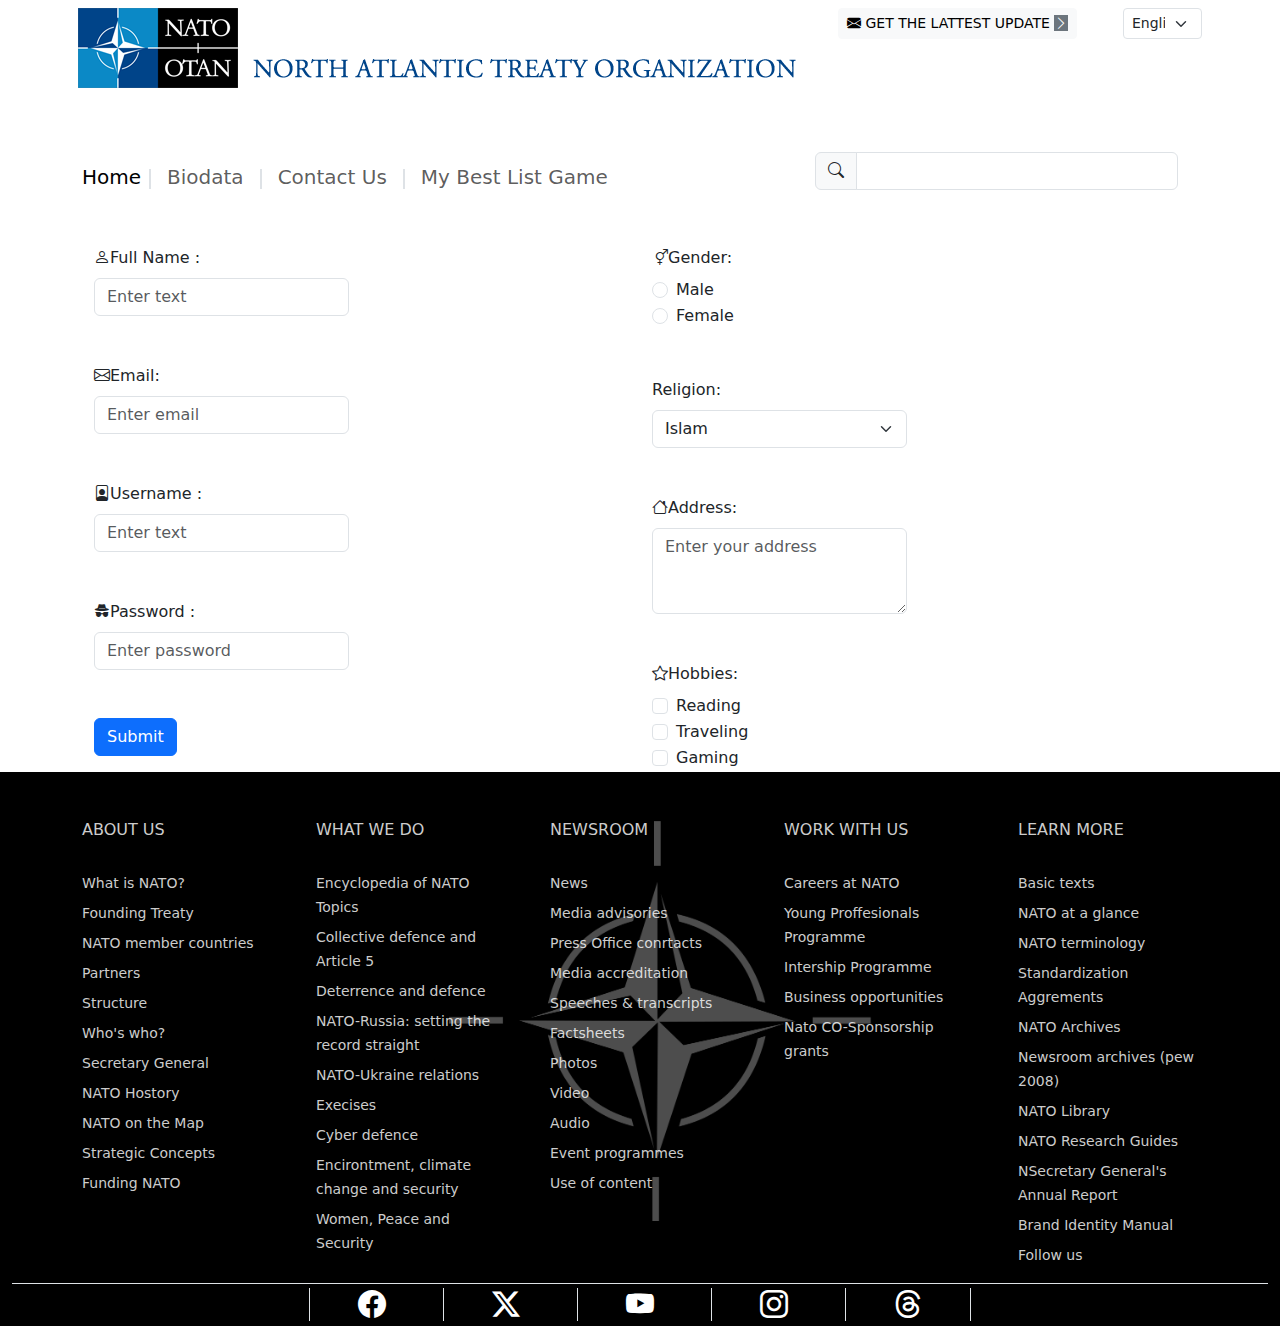
<file: bootstrap/contact.html>
<!DOCTYPE html>
<html lang="en">
    <head>
        <meta charset="UTF-8">
        <meta name="viewport" content="width=device-width, initial-scale=1.0">   

        <!-- Latest compiled and minified CSS -->
        <link href="https://cdn.jsdelivr.net/npm/bootstrap@5.3.2/dist/css/bootstrap.min.css" rel="stylesheet">

        <!-- Latest compiled JavaScript -->
        <script src="https://cdn.jsdelivr.net/npm/bootstrap@5.3.2/dist/js/bootstrap.bundle.min.js"></script>
        <link rel="stylesheet" href="https://cdn.jsdelivr.net/npm/bootstrap-icons@1.11.2/font/bootstrap-icons.min.css">
        <script src="script.js"></script>
        <link rel="stylesheet" href="style.css">
    </head>
    <body>
         <!--NAVBAR 1-->
         <div class="container">
            <div class="row d-flex flex-row">
                <div class="p-2 col-sm-8">
                    <a href="index.html">
                      <img style="max-width: 100%;" src="images/head.png">
                    </a>
                </div>
                <div class="p-2 col-sm-3">
                    <a href="https://www.nato.int/cps/en/natohq/e-mail_distribution.htm"><button type=" button" class="btn btn-sm btn-light bi bi-envelope-fill" > GET THE LATTEST UPDATE <i class="bg-secondary bi bi-chevron-right" style="color: white; "></i></button></a>
                </div>
                <div class="p-2 col-sm-1">
                    <select class=" form-select form-select-sm" id="sel1" name="sellist1">
                        <option>English</option>
                        <option>Français</option>
                        <option>Pyccкий</option>
                        <option>YkpaïHcbka</option>
                      </select>
                </div>
              </div>
            </div>    
        </div>

        <!--NABAR TOGGLER-->
        <div class="container" >
        <nav class="navbar navbar-expand-lg " style="margin-left: -20px;">
            <div class="container-fluid ">
              <button class="navbar-toggler" type="button" data-bs-toggle="collapse" data-bs-target="#navbarSupportedContent" aria-controls="navbarSupportedContent" aria-expanded="false" aria-label="Toggle navigation">
                <span class="navbar-toggler-icon"></span>
              </button>
              <div class=" mt-5 collapse navbar-collapse " id="navbarSupportedContent">
                <ul class="navbar-nav me-auto mb-2 mb-lg-0">
                  <li class="nav-item">
                    <a class="nav-link active fs-5 border-end border-2" style="height: 1em; line-height: 0; margin-top: 15px;" aria-current="page" href="index.html">Home</a>
                  </li>
                  <li class="nav-item">
                    <a class="nav-link fs-5 px-3 border-end border-2"  style="height: 1em; line-height: 0; margin-top: 15px;" href="biodata.html">Biodata</a>
                  </li>
                  <li class="nav-item dropdown">
                    <a class="nav-link fs-5 px-3 border-end border-2"  style="height: 1em; line-height: 0; margin-top: 15px;" href="contact.html">Contact Us</a>
                  </li>
                  <li class="nav-item">
                    <a class="nav-link fs-5 px-3 " href="gamelist.html"  style="height: 1em; line-height: 0; margin-top: 15px;">My Best List Game</a>
                  </li>
                </ul>
                <div class="col-md-4">
                    <form class="d-flex input-group" role="search">
                        <span class="input-group-text"><i class="bi bi-search"></i></span>
                        <input class="form-control me-2 " type="search" placeholder="" aria-label="Search">                 
                    </form>
                </div>
              </div>
            </div>
          </nav>  
        </div>
    </body>

<!-- MAIN CONTENT -->
  <div class="container">
    <div class="d-flex">
        <div class="col-sm-6">  
          <div class="container mt-5">
            <div class="row">
              <div class="col-md-6">
                <label for="exampleInput" class="form-label"><i class="bi bi-person"></i></i>Full Name :</label>
                <input type="text" class="form-control" id="exampleInput" placeholder="Enter text">
              </div>
            </div>
          </div>
        
          <div class="container mt-5">
            <div class="row">
              <div class="col-md-6">
                <label for="exampleInputEmail" class="form-label"><i class="bi bi-envelope"></i>Email:</label>
                <input type="email" class="form-control" id="exampleInputEmail" placeholder="Enter email">
              </div>
            </div>
          </div>
        
          <div class="container mt-5">
            <div class="row">
              <div class="col-md-6">
                <label for="exampleInput" class="form-label"><i class="bi bi-file-person"></i>Username :</label>
                <input type="text" class="form-control" id="exampleInput" placeholder="Enter text">
              </div>
            </div>
          </div>
        
          <div class="container mt-5">
            <div class="row">
              <div class="col-md-6">
                <label for="exampleInputPassword" class="form-label"><i class="bi bi-incognito"></i>Password :</label>
                <input type="password" class="form-control" id="exampleInputPassword" placeholder="Enter password">
              </div>
            </div>
          </div>
          <div class="container mt-5">
            <div class="row">
              <div class="col-md-6">
                <button type="submit" class="btn btn-primary" onclick="klik()">Submit</button>
              </div>
            </div>
          </div>
        
        </div>

        

        <div class="col-sm-6">  
          <div class="container mt-5">
            <div class="row">
              <div class="col-md-6">
                <label class="form-label"><i class="bi bi-gender-ambiguous"></i>Gender:</label>
                <div class="form-check">
                  <input class="form-check-input" type="radio" name="gender" id="male" value="male">
                  <label class="form-check-label" for="male">Male</label>
                </div>
                <div class="form-check">
                  <input class="form-check-input" type="radio" name="gender" id="female" value="female">
                  <label class="form-check-label" for="female">Female</label>
                </div>
              </div>
            </div>
          </div>
        
          <div class="container mt-5">
            <div class="row">
              <div class="col-md-6">
                <label for="religion" class="form-label">Religion:</label>
                <select class="form-select" id="religion">
                  <option value="islam">Islam</option>
                  <option value="christian">Christian</option>
                  <option value="hindu">Hindu</option>
                  <option value="buddhist">Buddhist</option>
                  <option value="other">Other</option>
                </select>
              </div>
            </div>
          </div>
        
          <div class="container mt-5">
            <div class="row">
              <div class="col-md-6">
                <label for="address" class="form-label"><i class="bi bi-house"></i>Address:</label>
                <textarea class="form-control" id="address" rows="3" placeholder="Enter your address"></textarea>
              </div>
            </div>
          </div>
        
          <div class="container mt-5">
            <div class="row">
              <div class="col-md-6">
                <label class="form-label"><i class="bi bi-star"></i>Hobbies:</label>
                <div class="form-check">
                  <input class="form-check-input" type="checkbox" value="reading" id="reading">
                  <label class="form-check-label" for="reading">Reading</label>
                </div>
                <div class="form-check">
                  <input class="form-check-input" type="checkbox" value="traveling" id="traveling">
                  <label class="form-check-label" for="traveling">Traveling</label>
                </div>
                <div class="form-check">
                  <input class="form-check-input" type="checkbox" value="gaming" id="gaming">
                  <label class="form-check-label" for="gaming">Gaming</label>
                </div>
              </div>
            </div>
          </div>
        </div>
        
    </div>
  </div>


    <footer>
    <div class="container-fluid bg-black">
        <div class="container d-flex pt-5 " style="color: #ccccccff;">
       
        <div class="col-sm-2">
          <h6>ABOUT US</h6><br>
            <div>
              <p><a href="https://www.nato.int/nato-welcome/index.html"  id="kaki">What is NATO?</a></p>
              <p style="margin-top: -10px;"><a href="https://www.nato.int/nato-welcome/index.html"  id="kaki">Founding Treaty</a></p>
              <p style="margin-top: -10px;"><a href="https://www.nato.int/nato-welcome/index.html"  id="kaki">NATO member countries</a></p>
              <p style="margin-top: -10px;"><a href="https://www.nato.int/nato-welcome/index.html"  id="kaki">Partners</a></p>
              <p style="margin-top: -10px;"><a href="https://www.nato.int/nato-welcome/index.html"  id="kaki">Structure</a></p>
              <p style="margin-top: -10px;"><a href="https://www.nato.int/nato-welcome/index.html"  id="kaki"> Who's who?</a></p>
              <p style="margin-top: -10px;"><a href="https://www.nato.int/nato-welcome/index.html"  id="kaki">Secretary General</a></p>
              <p style="margin-top: -10px;"><a href="https://www.nato.int/nato-welcome/index.html"  id="kaki">NATO Hostory</a></p>
              <p style="margin-top: -10px;"><a href="https://www.nato.int/nato-welcome/index.html"  id="kaki">NATO on the Map</a></p>
              <p style="margin-top: -10px;"><a href="https://www.nato.int/nato-welcome/index.html"  id="kaki">Strategic Concepts</a></p>
              <p style="margin-top: -10px;"><a href="https://www.nato.int/nato-welcome/index.html"  id="kaki">Funding NATO</a></p>
            </div>
        </div>
        <div class="col-sm-2 ms-5">
          <h6>WHAT WE DO</h6><br>
            <div>
              <p><a href="https://www.nato.int/nato-welcome/index.html"  id="kaki">Encyclopedia of NATO Topics</a></p>
              <p style="margin-top: -10px;"><a href="https://www.nato.int/nato-welcome/index.html"  id="kaki">Collective defence and Article 5</a></p>
              <p style="margin-top: -10px;"><a href="https://www.nato.int/nato-welcome/index.html"  id="kaki">Deterrence and defence</a></p>
              <p style="margin-top: -10px;"><a href="https://www.nato.int/nato-welcome/index.html"  id="kaki">NATO-Russia: setting the record straight</a></p>
              <p style="margin-top: -10px;"><a href="https://www.nato.int/nato-welcome/index.html"  id="kaki">NATO-Ukraine relations</a></p>
              <p style="margin-top: -10px;"><a href="https://www.nato.int/nato-welcome/index.html"  id="kaki">Execises</a></p>
              <p style="margin-top: -10px;"><a href="https://www.nato.int/nato-welcome/index.html"  id="kaki">Cyber defence</a></p>
              <p style="margin-top: -10px;"><a href="https://www.nato.int/nato-welcome/index.html"  id="kaki">Encirontment, climate change and security</a></p>
              <p style="margin-top: -10px;"><a href="https://www.nato.int/nato-welcome/index.html"  id="kaki">Women, Peace and Security</a></p>
            </div>
        </div>
        <div class="col-sm-2 ms-5">
          <h6>NEWSROOM</h6><br>
            <div>
              <p><a href="https://www.nato.int/nato-welcome/index.html"  id="kaki">News</a></p>
              <p style="margin-top: -10px;"><a href="https://www.nato.int/nato-welcome/index.html"  id="kaki">Media advisories</a></p>
              <p style="margin-top: -10px;"><a href="https://www.nato.int/nato-welcome/index.html"  id="kaki">Press Office conrtacts</a></p>
              <p style="margin-top: -10px;"><a href="https://www.nato.int/nato-welcome/index.html"  id="kaki">Media accreditation</a></p>
              <p style="margin-top: -10px;"><a href="https://www.nato.int/nato-welcome/index.html"  id="kaki">Speeches & transcripts</a></p>
              <p style="margin-top: -10px;"><a href="https://www.nato.int/nato-welcome/index.html"  id="kaki">Factsheets</a></p>
              <p style="margin-top: -10px;"><a href="https://www.nato.int/nato-welcome/index.html"  id="kaki">Photos</a></p>
              <p style="margin-top: -10px;"><a href="https://www.nato.int/nato-welcome/index.html"  id="kaki">Video</a></p>
              <p style="margin-top: -10px;"><a href="https://www.nato.int/nato-welcome/index.html"  id="kaki">Audio</a></p>
              <p style="margin-top: -10px;"><a href="https://www.nato.int/nato-welcome/index.html"  id="kaki">Event programmes</a></p>
              <p style="margin-top: -10px;"><a href="https://www.nato.int/nato-welcome/index.html"  id="kaki">Use of content</a></p>
            </div>
        </div>
        <div class="col-sm-2 ms-5">
          <h6>WORK WITH US</h6><br>
            <div>
              <p><a href="https://www.nato.int/nato-welcome/index.html"  id="kaki">Careers at NATO</a></p>
              <p style="margin-top: -10px;"><a href="https://www.nato.int/nato-welcome/index.html"  id="kaki">Young Proffesionals Programme</a></p>
              <p style="margin-top: -10px;"><a href="https://www.nato.int/nato-welcome/index.html"  id="kaki">Intership Programme</a></p>
              <p style="margin-top: -10px;"><a href="https://www.nato.int/nato-welcome/index.html"  id="kaki">Business opportunities</a></p>
              <p style="margin-top: -10px;"><a href="https://www.nato.int/nato-welcome/index.html"  id="kaki">Nato CO-Sponsorship grants</a></p>
            </div>
        </div>
        <div class="col-sm-2 ms-5">
          <h6>LEARN MORE</h6><br>
            <div>
              <p><a href="https://www.nato.int/nato-welcome/index.html"  id="kaki">Basic texts</a></p>
              <p style="margin-top: -10px;"><a href="https://www.nato.int/nato-welcome/index.html"  id="kaki">NATO at a glance</a></p>
              <p style="margin-top: -10px;"><a href="https://www.nato.int/nato-welcome/index.html"  id="kaki">NATO terminology</a></p>
              <p style="margin-top: -10px;"><a href="https://www.nato.int/nato-welcome/index.html"  id="kaki">Standardization Aggrements</a></p>
              <p style="margin-top: -10px;"><a href="https://www.nato.int/nato-welcome/index.html"  id="kaki">NATO Archives</a></p>
              <p style="margin-top: -10px;"><a href="https://www.nato.int/nato-welcome/index.html"  id="kaki">Newsroom archives (pew 2008)</a></p>
              <p style="margin-top: -10px;"><a href="https://www.nato.int/nato-welcome/index.html"  id="kaki">NATO Library</a></p>
              <p style="margin-top: -10px;"><a href="https://www.nato.int/nato-welcome/index.html"  id="kaki">NATO Research Guides</a></p>
              <p style="margin-top: -10px;"><a href="https://www.nato.int/nato-welcome/index.html"  id="kaki">NSecretary General's Annual Report</a></p>
              <p style="margin-top: -10px;"><a href="https://www.nato.int/nato-welcome/index.html"  id="kaki">Brand Identity Manual</a></p>
              <p style="margin-top: -10px;"><a href="https://www.nato.int/nato-welcome/index.html"  id="kaki">Follow us</a></p>
            </div>
          </div>
      
         
      </div> 
      <div class="icon text-center fs-3 text-white  border-top border-1">
        <a href="https://www.facebook.com/natha.naellubis.3?mibextid=ZbWKwL"><i class="bi bi-facebook border-start border-1 ps-5 "  id="end"></i></a>
        <a href="https://twitter.com/godstaff13?t=-ZNm5aYibUY1KzVL-e3Q3Q&s=09"><i class="bi bi-twitter-x ms-5 border-start border-1 ps-5" id="end"></i></a>
        <a href="https://youtube.com/@nathanaell2935?si=uDNT8NlomcEG_QgZ"><i class="bi bi-youtube ms-5 border-start border-1 ps-5" id="end"></i></a> 
        <a href="https://instagram.com/nael.lub?igshid=MmVlMjlkMTBhMg=="><i class="bi bi-instagram ms-5 border-start border-1 ps-5" id="end"></i></a> 
        <a href="https://www.threads.net/@nael.lub"><i class="bi bi-threads ms-5 border-start border-1 ps-5 border-end border-1 pe-5" id="end"></i></a>
      </div>
      
      </div>
      <img src="images/bg.png" id="bg"> 
      
      </footer>
</html>
</file>
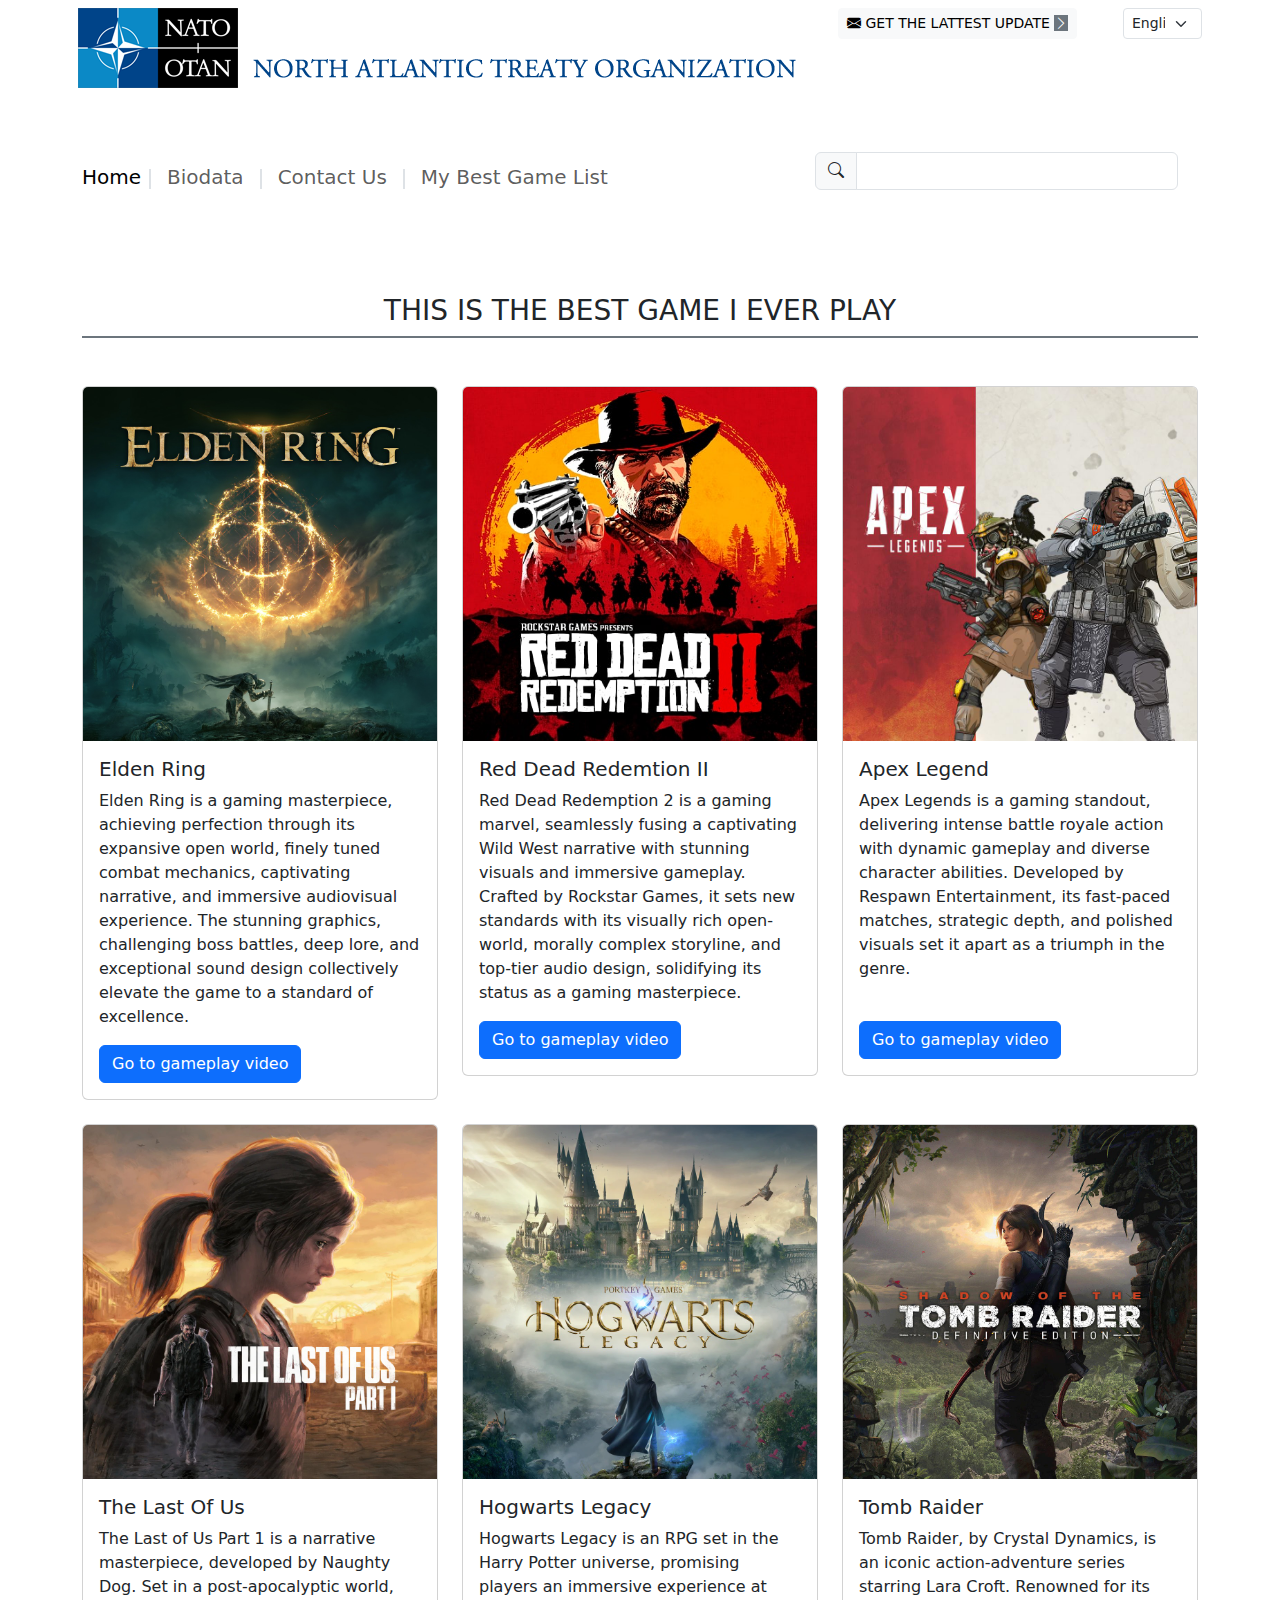
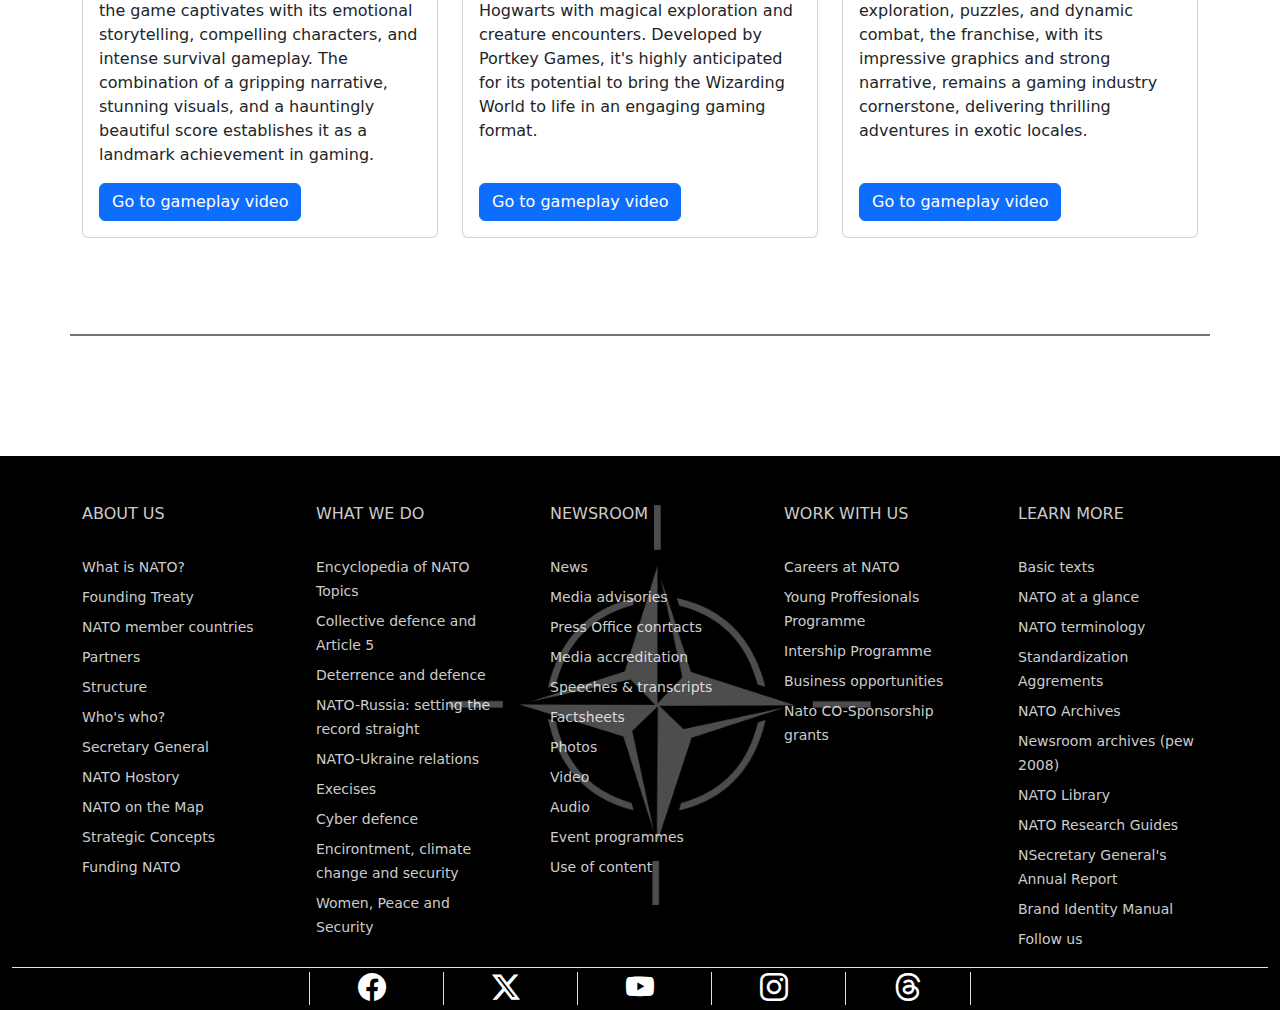
<file: bootstrap/gamelist.html>
<!DOCTYPE html>
<html lang="en">
    <head>
        <meta charset="UTF-8">
        <meta name="viewport" content="width=device-width, initial-scale=1.0">   

        <!-- Latest compiled and minified CSS -->
        <link href="https://cdn.jsdelivr.net/npm/bootstrap@5.3.2/dist/css/bootstrap.min.css" rel="stylesheet">

        <!-- Latest compiled JavaScript -->
        <script src="https://cdn.jsdelivr.net/npm/bootstrap@5.3.2/dist/js/bootstrap.bundle.min.js"></script>
        <link rel="stylesheet" href="https://cdn.jsdelivr.net/npm/bootstrap-icons@1.11.2/font/bootstrap-icons.min.css">
        <link rel="stylesheet" href="style.css">
    </head>
    <body>
         <!--NAVBAR 1-->
         <div class="container">
            <div class="row d-flex flex-row">
                <div class="p-2 col-sm-8">
                    <a href="index.html">
                      <img style="max-width: 100%;" src="images/head.png">
                    </a>
                </div>
                <div class="p-2 col-sm-3">
                    <a href="https://www.nato.int/cps/en/natohq/e-mail_distribution.htm"><button type=" button" class="btn btn-sm btn-light bi bi-envelope-fill" > GET THE LATTEST UPDATE <i class="bg-secondary bi bi-chevron-right" style="color: white; "></i></button></a>
                </div>
                <div class="p-2 col-sm-1">
                    <select class=" form-select form-select-sm" id="sel1" name="sellist1">
                        <option>English</option>
                        <option>Français</option>
                        <option>Pyccкий</option>
                        <option>YkpaïHcbka</option>
                      </select>
                </div>
              </div>
            </div>    
        </div>

        <!--NABAR TOGGLER-->
        <div class="container" >
          
        <nav class="navbar navbar-expand-lg " style="margin-left: -20px;">
            <div class="container-fluid ">
              <button class="navbar-toggler" type="button" data-bs-toggle="collapse" data-bs-target="#navbarSupportedContent" aria-controls="navbarSupportedContent" aria-expanded="false" aria-label="Toggle navigation">
                <span class="navbar-toggler-icon"></span>
              </button>
              <div class=" mt-5 collapse navbar-collapse " id="navbarSupportedContent">
                <ul class="navbar-nav me-auto mb-2 mb-lg-0">
                  <li class="nav-item">
                    <a class="nav-link active fs-5 border-end border-2" style="height: 1em; line-height: 0; margin-top: 15px;" aria-current="page" href="index.html">Home</a>
                  </li>
                  <li class="nav-item">
                    <a class="nav-link fs-5 px-3 border-end border-2"  style="height: 1em; line-height: 0; margin-top: 15px;" href="biodata.html">Biodata</a>
                  </li>
                  <li class="nav-item dropdown">
                    <a class="nav-link fs-5 px-3 border-end border-2"  style="height: 1em; line-height: 0; margin-top: 15px;" href="contact.html">Contact Us</a>
                  </li>
                  <li class="nav-item">
                    <a class="nav-link fs-5 px-3 " href="gamelist.html"  style="height: 1em; line-height: 0; margin-top: 15px;">My Best Game List</a>
                  </li>
                </ul>
                <div class="col-md-4">
                    <form class="d-flex input-group" role="search">
                        <span class="input-group-text"><i class="bi bi-search"></i></span>
                        <input class="form-control me-2 " type="search" placeholder="" aria-label="Search">                 
                    </form>
                </div>
              </div>
            </div>
          </nav>  
        </div>

        <br><br><br><br>
        <div class="container border-bottom border-2 border-secondary">
          <div class="text-center mb-5 border-bottom border-2 border-secondary">
            <h3>THIS IS THE BEST GAME I EVER PLAY</h3>
          </div>
        <div class="row row-cols-1 row-cols-md-3 g-4">
          <div class="col">
            <div class="card">
              <img src="images/game/eldenring.jpg" class="card-img-top"
                alt="Hollywood Sign on The Hill" />
              <div class="card-body">
                <h5 class="card-title">Elden Ring</h5>
                <p class="card-text">
                  Elden Ring is a gaming masterpiece, achieving perfection through its expansive open world, finely tuned combat mechanics, captivating narrative, and immersive audiovisual experience. The stunning graphics, challenging boss battles, deep lore, and exceptional sound design collectively elevate the game to a standard of excellence.
                </p>
                <a href="https://www.youtube.com/watch?v=pSY74-B7M2c&t=11444s&ab_channel=Shirrako" target="_blank"><button type="button" class="btn btn-primary">Go to gameplay video</button></a>
              </div>
            </div>
          </div>
          <div class="col">
            <div class="card">
              <img src="images/game/rdr2.jpg" class="card-img-top"
                alt="Palm Springs Road" />
              <div class="card-body">
                <h5 class="card-title">Red Dead Redemtion II</h5>
                <p class="card-text">
                  Red Dead Redemption 2 is a gaming marvel, seamlessly fusing a captivating Wild West narrative with stunning visuals and immersive gameplay. Crafted by Rockstar Games, it sets new standards with its visually rich open-world, morally complex storyline, and top-tier audio design, solidifying its status as a gaming masterpiece.                </p>
                  <a href="https://www.youtube.com/watch?v=KuDR6e29eGI&ab_channel=SourceSpy91" target="_blank"><button type="button" class="btn btn-primary">Go to gameplay video</button></a>

                </div>
            </div>
          </div>
          <div class="col">
            <div class="card">
              <img src="images/game/apex.jpg" class="card-img-top"
                alt="Los Angeles Skyscrapers" />
              <div class="card-body">
                <h5 class="card-title">Apex Legend</h5>
                <p class="card-text">Apex Legends is a gaming standout, delivering intense battle royale action with dynamic gameplay and diverse character abilities. Developed by Respawn Entertainment, its fast-paced matches, strategic depth, and polished visuals set it apart as a triumph in the genre.</p>
                <a href="https://www.youtube.com/watch?v=UxYEcb6Gq24&ab_channel=hvapex" target="_blank"><button type="button" class="btn btn-primary mt-4">Go to gameplay video</button></a>

              </div>
            </div>
          </div>
          <div class="col">
            <div class="card">
              <img src="images/game/tlou.jpeg" class="card-img-top"
                alt="Skyscrapers" />
              <div class="card-body">
                <h5 class="card-title">The Last Of Us</h5>
                <p class="card-text">
                  The Last of Us Part 1 is a narrative masterpiece, developed by Naughty Dog. Set in a post-apocalyptic world, the game captivates with its emotional storytelling, compelling characters, and intense survival gameplay. The combination of a gripping narrative, stunning visuals, and a hauntingly beautiful score establishes it as a landmark achievement in gaming.                </p>
                <a href="https://www.youtube.com/watch?v=y99DqGw-jG4&ab_channel=MKIceAndFire" target="_blank"><button type="button" class="btn btn-primary">Go to gameplay video</button></a>
              </div>
            </div>
          </div>
          <div class="col">
            <div class="card">
              <img src="images/game/poter.jpeg" class="card-img-top"
                alt="Skyscrapers" />
              <div class="card-body">
                <h5 class="card-title">Hogwarts Legacy</h5>
                <p class="card-text">
                  Hogwarts Legacy is an RPG set in the Harry Potter universe, promising players an immersive experience at Hogwarts with magical exploration and creature encounters. Developed by Portkey Games, it's highly anticipated for its potential to bring the Wizarding World to life in an engaging gaming format.
                </p>
                <a href="https://www.youtube.com/watch?v=wNfZ8vJi4L8&ab_channel=MKIceAndFire" target="_blank"><button type="button" class="btn btn-primary mt-4">Go to gameplay video</button></a>
              </div>
            </div>
          </div>
          <div class="col">
            <div class="card">
              <img src="images/game/tomp.jpg" class="card-img-top"
                alt="Skyscrapers" />
              <div class="card-body">
                <h5 class="card-title">Tomb Raider</h5>
                <p class="card-text">
                  Tomb Raider, by Crystal Dynamics, is an iconic action-adventure series starring Lara Croft. Renowned for its exploration, puzzles, and dynamic combat, the franchise, with its impressive graphics and strong narrative, remains a gaming industry cornerstone, delivering thrilling adventures in exotic locales.                </p>
                <a href="https://www.youtube.com/watch?v=F_K1PCmga7w&ab_channel=MKIceAndFire" target="_blank"><button type="button" class="btn btn-primary mt-4">Go to gameplay video</button></a>
              </div>
            </div>
          </div>
        </div><br><br><br><br>
      </div>        


        
    </body><br><br><br><br><br>

    <footer>
    <div class="container-fluid bg-black">
        <div class="container d-flex pt-5 " style="color: #ccccccff;">
       
        <div class="col-sm-2">
          <h6>ABOUT US</h6><br>
            <div>
              <p><a href="https://www.nato.int/nato-welcome/index.html"  id="kaki">What is NATO?</a></p>
              <p style="margin-top: -10px;"><a href="https://www.nato.int/nato-welcome/index.html"  id="kaki">Founding Treaty</a></p>
              <p style="margin-top: -10px;"><a href="https://www.nato.int/nato-welcome/index.html"  id="kaki">NATO member countries</a></p>
              <p style="margin-top: -10px;"><a href="https://www.nato.int/nato-welcome/index.html"  id="kaki">Partners</a></p>
              <p style="margin-top: -10px;"><a href="https://www.nato.int/nato-welcome/index.html"  id="kaki">Structure</a></p>
              <p style="margin-top: -10px;"><a href="https://www.nato.int/nato-welcome/index.html"  id="kaki"> Who's who?</a></p>
              <p style="margin-top: -10px;"><a href="https://www.nato.int/nato-welcome/index.html"  id="kaki">Secretary General</a></p>
              <p style="margin-top: -10px;"><a href="https://www.nato.int/nato-welcome/index.html"  id="kaki">NATO Hostory</a></p>
              <p style="margin-top: -10px;"><a href="https://www.nato.int/nato-welcome/index.html"  id="kaki">NATO on the Map</a></p>
              <p style="margin-top: -10px;"><a href="https://www.nato.int/nato-welcome/index.html"  id="kaki">Strategic Concepts</a></p>
              <p style="margin-top: -10px;"><a href="https://www.nato.int/nato-welcome/index.html"  id="kaki">Funding NATO</a></p>
            </div>
        </div>
        <div class="col-sm-2 ms-5">
          <h6>WHAT WE DO</h6><br>
            <div>
              <p><a href="https://www.nato.int/nato-welcome/index.html"  id="kaki">Encyclopedia of NATO Topics</a></p>
              <p style="margin-top: -10px;"><a href="https://www.nato.int/nato-welcome/index.html"  id="kaki">Collective defence and Article 5</a></p>
              <p style="margin-top: -10px;"><a href="https://www.nato.int/nato-welcome/index.html"  id="kaki">Deterrence and defence</a></p>
              <p style="margin-top: -10px;"><a href="https://www.nato.int/nato-welcome/index.html"  id="kaki">NATO-Russia: setting the record straight</a></p>
              <p style="margin-top: -10px;"><a href="https://www.nato.int/nato-welcome/index.html"  id="kaki">NATO-Ukraine relations</a></p>
              <p style="margin-top: -10px;"><a href="https://www.nato.int/nato-welcome/index.html"  id="kaki">Execises</a></p>
              <p style="margin-top: -10px;"><a href="https://www.nato.int/nato-welcome/index.html"  id="kaki">Cyber defence</a></p>
              <p style="margin-top: -10px;"><a href="https://www.nato.int/nato-welcome/index.html"  id="kaki">Encirontment, climate change and security</a></p>
              <p style="margin-top: -10px;"><a href="https://www.nato.int/nato-welcome/index.html"  id="kaki">Women, Peace and Security</a></p>
            </div>
        </div>
        <div class="col-sm-2 ms-5">
          <h6>NEWSROOM</h6><br>
            <div>
              <p><a href="https://www.nato.int/nato-welcome/index.html"  id="kaki">News</a></p>
              <p style="margin-top: -10px;"><a href="https://www.nato.int/nato-welcome/index.html"  id="kaki">Media advisories</a></p>
              <p style="margin-top: -10px;"><a href="https://www.nato.int/nato-welcome/index.html"  id="kaki">Press Office conrtacts</a></p>
              <p style="margin-top: -10px;"><a href="https://www.nato.int/nato-welcome/index.html"  id="kaki">Media accreditation</a></p>
              <p style="margin-top: -10px;"><a href="https://www.nato.int/nato-welcome/index.html"  id="kaki">Speeches & transcripts</a></p>
              <p style="margin-top: -10px;"><a href="https://www.nato.int/nato-welcome/index.html"  id="kaki">Factsheets</a></p>
              <p style="margin-top: -10px;"><a href="https://www.nato.int/nato-welcome/index.html"  id="kaki">Photos</a></p>
              <p style="margin-top: -10px;"><a href="https://www.nato.int/nato-welcome/index.html"  id="kaki">Video</a></p>
              <p style="margin-top: -10px;"><a href="https://www.nato.int/nato-welcome/index.html"  id="kaki">Audio</a></p>
              <p style="margin-top: -10px;"><a href="https://www.nato.int/nato-welcome/index.html"  id="kaki">Event programmes</a></p>
              <p style="margin-top: -10px;"><a href="https://www.nato.int/nato-welcome/index.html"  id="kaki">Use of content</a></p>
            </div>
        </div>
        <div class="col-sm-2 ms-5">
          <h6>WORK WITH US</h6><br>
            <div>
              <p><a href="https://www.nato.int/nato-welcome/index.html"  id="kaki">Careers at NATO</a></p>
              <p style="margin-top: -10px;"><a href="https://www.nato.int/nato-welcome/index.html"  id="kaki">Young Proffesionals Programme</a></p>
              <p style="margin-top: -10px;"><a href="https://www.nato.int/nato-welcome/index.html"  id="kaki">Intership Programme</a></p>
              <p style="margin-top: -10px;"><a href="https://www.nato.int/nato-welcome/index.html"  id="kaki">Business opportunities</a></p>
              <p style="margin-top: -10px;"><a href="https://www.nato.int/nato-welcome/index.html"  id="kaki">Nato CO-Sponsorship grants</a></p>
            </div>
        </div>
        <div class="col-sm-2 ms-5">
          <h6>LEARN MORE</h6><br>
            <div>
              <p><a href="https://www.nato.int/nato-welcome/index.html"  id="kaki">Basic texts</a></p>
              <p style="margin-top: -10px;"><a href="https://www.nato.int/nato-welcome/index.html"  id="kaki">NATO at a glance</a></p>
              <p style="margin-top: -10px;"><a href="https://www.nato.int/nato-welcome/index.html"  id="kaki">NATO terminology</a></p>
              <p style="margin-top: -10px;"><a href="https://www.nato.int/nato-welcome/index.html"  id="kaki">Standardization Aggrements</a></p>
              <p style="margin-top: -10px;"><a href="https://www.nato.int/nato-welcome/index.html"  id="kaki">NATO Archives</a></p>
              <p style="margin-top: -10px;"><a href="https://www.nato.int/nato-welcome/index.html"  id="kaki">Newsroom archives (pew 2008)</a></p>
              <p style="margin-top: -10px;"><a href="https://www.nato.int/nato-welcome/index.html"  id="kaki">NATO Library</a></p>
              <p style="margin-top: -10px;"><a href="https://www.nato.int/nato-welcome/index.html"  id="kaki">NATO Research Guides</a></p>
              <p style="margin-top: -10px;"><a href="https://www.nato.int/nato-welcome/index.html"  id="kaki">NSecretary General's Annual Report</a></p>
              <p style="margin-top: -10px;"><a href="https://www.nato.int/nato-welcome/index.html"  id="kaki">Brand Identity Manual</a></p>
              <p style="margin-top: -10px;"><a href="https://www.nato.int/nato-welcome/index.html"  id="kaki">Follow us</a></p>
            </div>
          </div>
      
         
      </div> 
      <div class="icon text-center fs-3 text-white  border-top border-1">
        <a href="https://www.facebook.com/natha.naellubis.3?mibextid=ZbWKwL"><i class="bi bi-facebook border-start border-1 ps-5 "  id="end"></i></a>
        <a href="https://twitter.com/godstaff13?t=-ZNm5aYibUY1KzVL-e3Q3Q&s=09"><i class="bi bi-twitter-x ms-5 border-start border-1 ps-5" id="end"></i></a>
        <a href="https://youtube.com/@nathanaell2935?si=uDNT8NlomcEG_QgZ"><i class="bi bi-youtube ms-5 border-start border-1 ps-5" id="end"></i></a> 
        <a href="https://instagram.com/nael.lub?igshid=MmVlMjlkMTBhMg=="><i class="bi bi-instagram ms-5 border-start border-1 ps-5" id="end"></i></a> 
        <a href="https://www.threads.net/@nael.lub"><i class="bi bi-threads ms-5 border-start border-1 ps-5 border-end border-1 pe-5" id="end"></i></a>
      </div>
      
      </div>
      <img src="images/bg.png" id="bg"> 
      
      </footer>
</html>
</file>
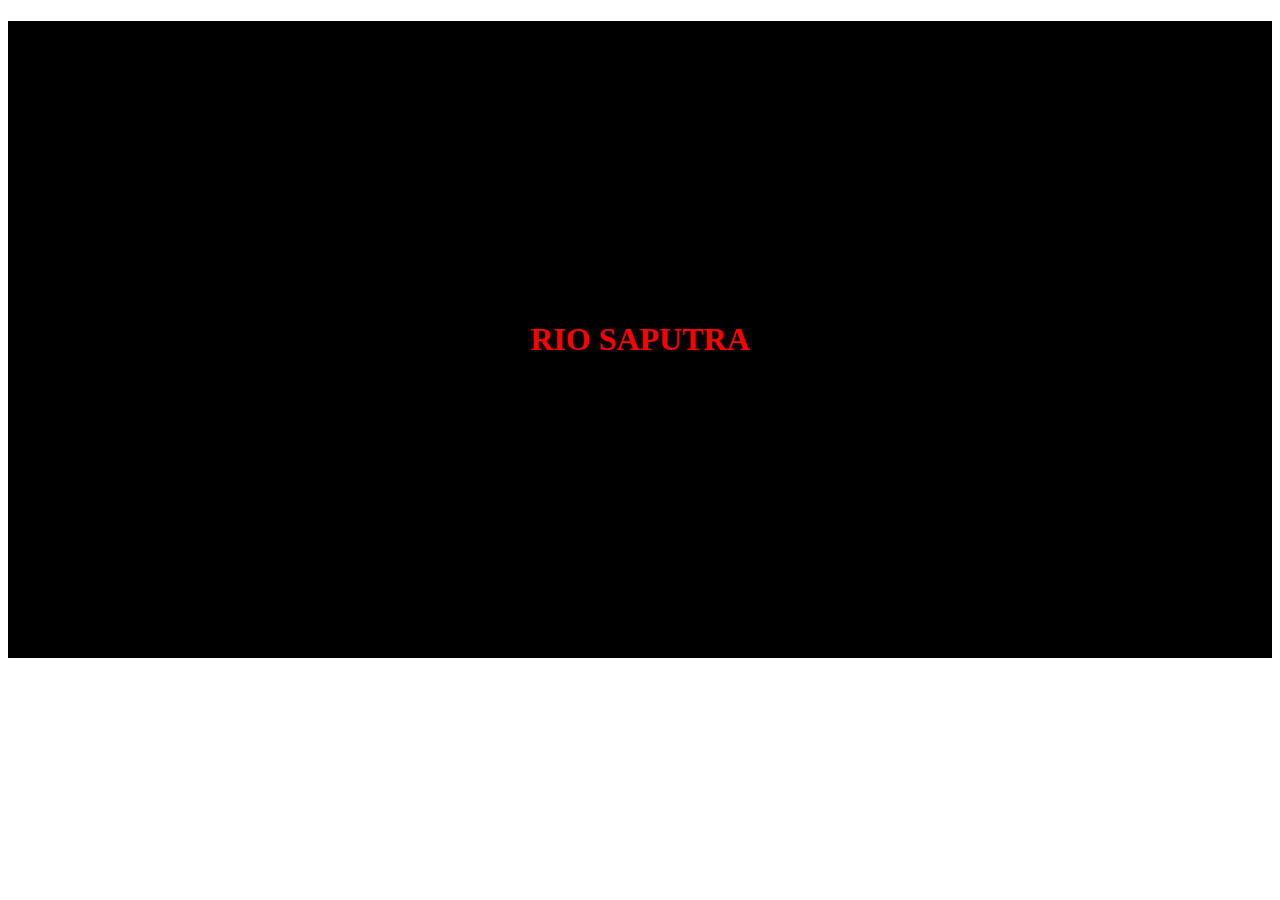
<file: bootstrap/test.html>
<!DOCTYPE html>
<html>
  <head>
    <title>Ryo saput</title>
  </head>
  <body>
    <h1 style="text-align: center; color: red; background-color: black; padding-top: 300px; padding-bottom: 300px;">RIO SAPUTRA</h1>
  </body>
  <footer>

  </footer>
</html>
</file>
<file: bootstrap/style.css>
.image-container {
    position: relative;
}

.text-overlay {
    position: absolute;
    top: 80%;
    left: 50%;
    transform: translate(-50%, -50%);
    color: #fff; 
    padding-bottom: 43px;
}
.text-overlay:hover{
    margin-top: -110px;
    
}
.text-overlay:hover .hidden{
    top: 80%;
    padding-bottom: 130px;
    padding-top: 10px;
    display: block;
    
}
.nav-link{
    transition: all 0.2s;
}
.nav-link:hover {
    border-bottom: 4px solid #0b89c6;
}
.hidden{
    display: none;
    
}
table,td{border: 1px solid gray;background-color: black;border-top: 0px;}table,td:hover{background-color:#0b89c6;}a{text-decoration: none;}
.allnew{color: #0b89c6;text-align: right;}.utama:hover{color: #0b89c6;}.allnew:hover{color: #fff;}h4{text-align: center; margin-left: 50px;}#nato{ margin-top: 150px;} .utama{text-align: start;}
#sekretaris:hover{ color: black; } #sekretaris:active{color: black;} #meja{ margin-left: 137px;} #td1{font-size: 12px;} #recent:hover,#upcoming:hover{ border-bottom: 4px solid #0b89c6; transition: all 0.2s;}
#recent,#upcoming{cursor: pointer;} #focus{height: 170px; width: auto; }  
.tanggal{
  color: black;
}.tanggal:hover{color: blue;}#fokus{ color: black;} #fokus:hover{color: blue;}.top{text-align: right;
color: rgb(219, 219, 219);}.top:hover{
  cursor: pointer;
}#subrek:hover{
  background-color: #919191;
}#subrek{
  background-color: rgb(158, 158, 158);
}   #email{background-color: #23a0df;}#kaki:hover{text-decoration: underline;}#kaki{color: #ccccccff; font-size: 14px;}
#bg{
  height: 400px;
  width: auto;
  opacity: 0.3;
  display: flex;
  position: absolute;
  margin-top: -505px;
  margin-left: 35%;
}#end{color: white;}#end:hover{color: #0b89c6;}
</file>
